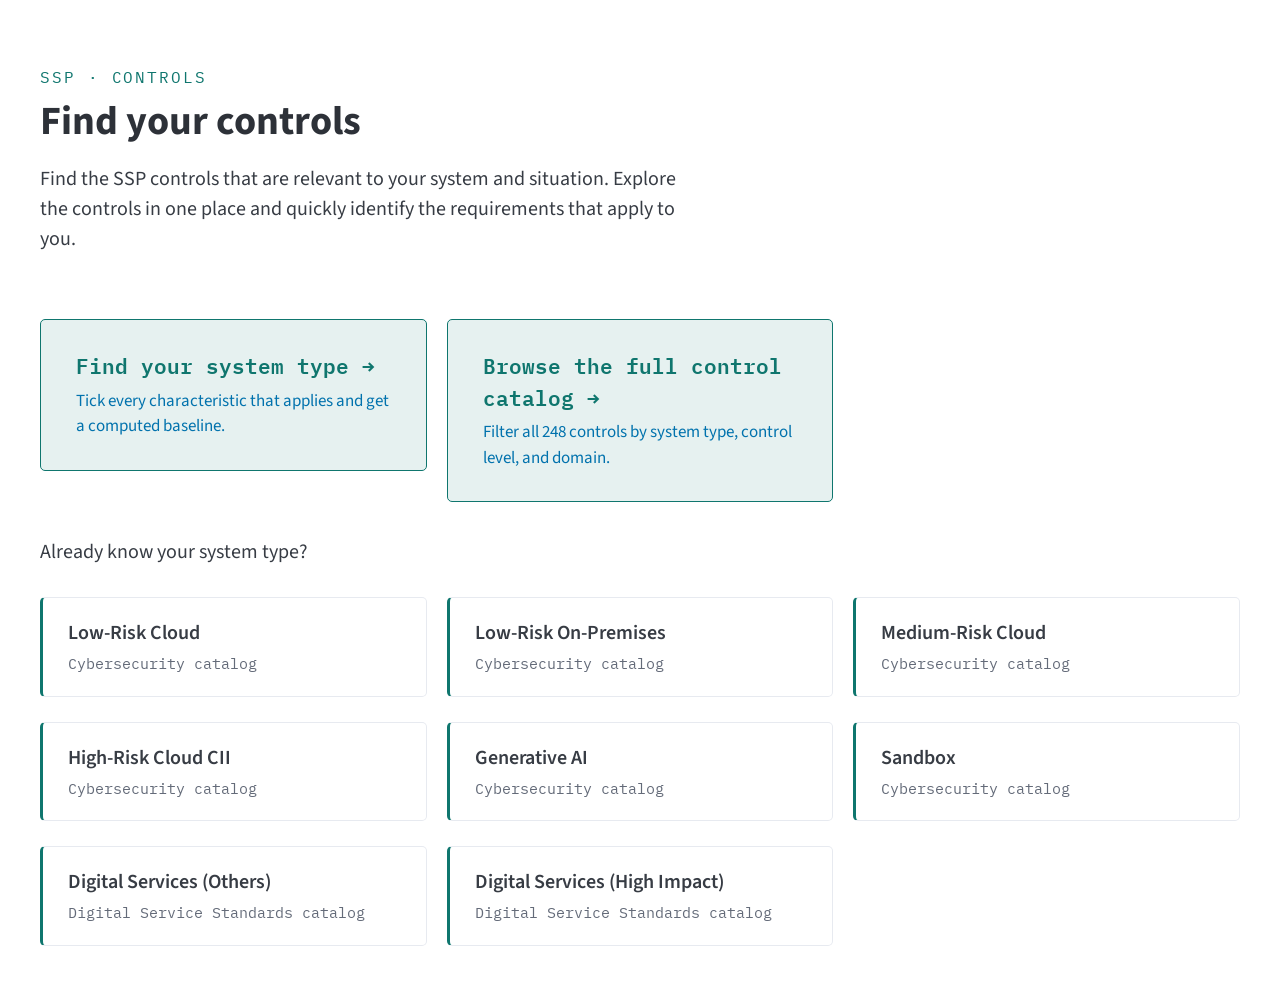
<file: docs/index.html>
<!DOCTYPE html>
<html lang="en">
<head>
<meta charset="UTF-8">
<meta name="viewport" content="width=device-width, initial-scale=1">
<title>SSP Controls</title>
<meta name="description" content="Find which System Security Plan (SSP) controls apply to your system, browse the full control catalog, or read about each of the 8 SSP system types.">
<link rel="icon" type="image/png" href="assets/img/favicon.png">
<link rel="preconnect" href="https://fonts.googleapis.com">
<link rel="preconnect" href="https://fonts.gstatic.com" crossorigin>
<link href="https://fonts.googleapis.com/css2?family=IBM+Plex+Mono:wght@500;600&family=Source+Sans+3:wght@400;600&display=swap" rel="stylesheet">
<link rel="stylesheet" href="assets/css/pico.classless.min.css">
<link rel="stylesheet" href="assets/css/style.css">
</head>
<body>
<main>
  <section class="brief">
    <span class="eyebrow">SSP &middot; Controls</span>
    <h1>Find your controls</h1>
    <p>
      Find the SSP controls that are relevant to your system and situation. Explore the controls in
      one place and quickly identify the requirements that apply to you.
    </p>
  </section>

  <ul class="card-grid">
    <li>
      <a class="nav-card-primary" href="find-your-system-type/">
        <span class="nav-card-title">Find your system type &rarr;</span>
        <span class="nav-card-meta">Tick every characteristic that applies and get a computed baseline.</span>
      </a>
    </li>
    <li>
      <a class="nav-card-primary" href="controls/">
        <span class="nav-card-title">Browse the full control catalog &rarr;</span>
        <span class="nav-card-meta">Filter all 248 controls by system type, control level, and domain.</span>
      </a>
    </li>
  </ul>

  <section>
    <span class="eyebrow">Already know your system type?</span>
    <ul class="card-grid">
      <li><a class="nav-card" href="system-types/low-risk-cloud/"><span class="nav-card-title">Low-Risk Cloud</span><span class="nav-card-meta">Cybersecurity catalog</span></a></li>
      <li><a class="nav-card" href="system-types/low-risk-on-premises/"><span class="nav-card-title">Low-Risk On-Premises</span><span class="nav-card-meta">Cybersecurity catalog</span></a></li>
      <li><a class="nav-card" href="system-types/medium-risk-cloud/"><span class="nav-card-title">Medium-Risk Cloud</span><span class="nav-card-meta">Cybersecurity catalog</span></a></li>
      <li><a class="nav-card" href="system-types/high-risk-cloud/"><span class="nav-card-title">High-Risk Cloud CII</span><span class="nav-card-meta">Cybersecurity catalog</span></a></li>
      <li><a class="nav-card" href="system-types/generative-ai/"><span class="nav-card-title">Generative AI</span><span class="nav-card-meta">Cybersecurity catalog</span></a></li>
      <li><a class="nav-card" href="system-types/sandbox/"><span class="nav-card-title">Sandbox</span><span class="nav-card-meta">Cybersecurity catalog</span></a></li>
      <li><a class="nav-card" href="system-types/digital-services-others/"><span class="nav-card-title">Digital Services (Others)</span><span class="nav-card-meta">Digital Service Standards catalog</span></a></li>
      <li><a class="nav-card" href="system-types/digital-services-high-impact/"><span class="nav-card-title">Digital Services (High Impact)</span><span class="nav-card-meta">Digital Service Standards catalog</span></a></li>
    </ul>
  </section>
</main>
</body>
</html>
</file>
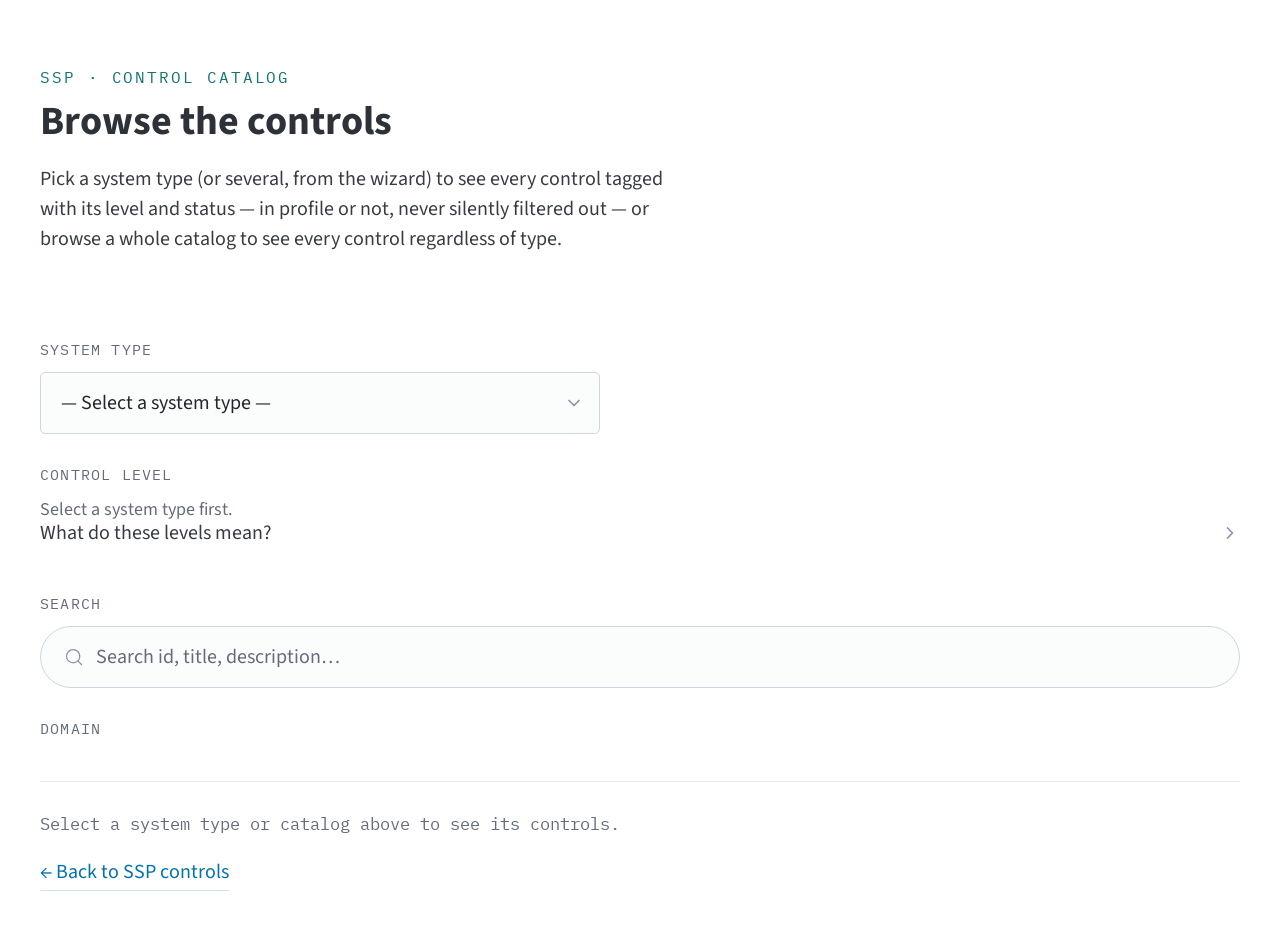
<file: docs/controls/index.html>
<!DOCTYPE html>
<html lang="en">
<head>
<meta charset="UTF-8">
<meta name="viewport" content="width=device-width, initial-scale=1">
<title>Control Catalog &middot; SSP</title>
<meta name="description" content="Browse and filter all 248 SSP controls by system type, control level, and domain.">
<link rel="icon" type="image/png" href="../assets/img/favicon.png">
<link rel="preconnect" href="https://fonts.googleapis.com">
<link rel="preconnect" href="https://fonts.gstatic.com" crossorigin>
<link href="https://fonts.googleapis.com/css2?family=IBM+Plex+Mono:wght@500;600&family=Source+Sans+3:wght@400;600&display=swap" rel="stylesheet">
<link rel="stylesheet" href="../assets/css/pico.classless.min.css">
<link rel="stylesheet" href="../assets/css/style.css">
</head>
<body>
<main>
  <section class="brief">
    <span class="eyebrow">SSP &middot; Control Catalog</span>
    <h1>Browse the controls</h1>
    <p>
      Pick a system type (or several, from the wizard) to see every control tagged with its level
      and status &mdash; in profile or not, never silently filtered out &mdash; or browse a whole
      catalog to see every control regardless of type.
    </p>
  </section>

  <form id="filters" class="filter-bar">
    <fieldset>
      <legend>System type</legend>
      <select id="type-select" name="type">
        <option value="">Loading&hellip;</option>
      </select>
    </fieldset>

    <fieldset>
      <legend>Control level</legend>
      <div id="level-filter" class="check-list"></div>
      <div id="level-legend"></div>
    </fieldset>

    <fieldset>
      <legend>Search</legend>
      <input type="search" id="search-input" name="q" placeholder="Search id, title, description&hellip;" aria-label="Search controls">
    </fieldset>

    <fieldset>
      <legend>Domain</legend>
      <div id="domain-filter" class="check-list domain-grid"></div>
    </fieldset>
  </form>

  <p id="result-count" class="result-count" aria-live="polite"></p>

  <ul id="control-list" class="control-list"></ul>

  <p><a class="source-link" href="../">&larr; Back to SSP controls</a></p>
</main>
<script src="../assets/js/controls.js"></script>
</body>
</html>
</file>
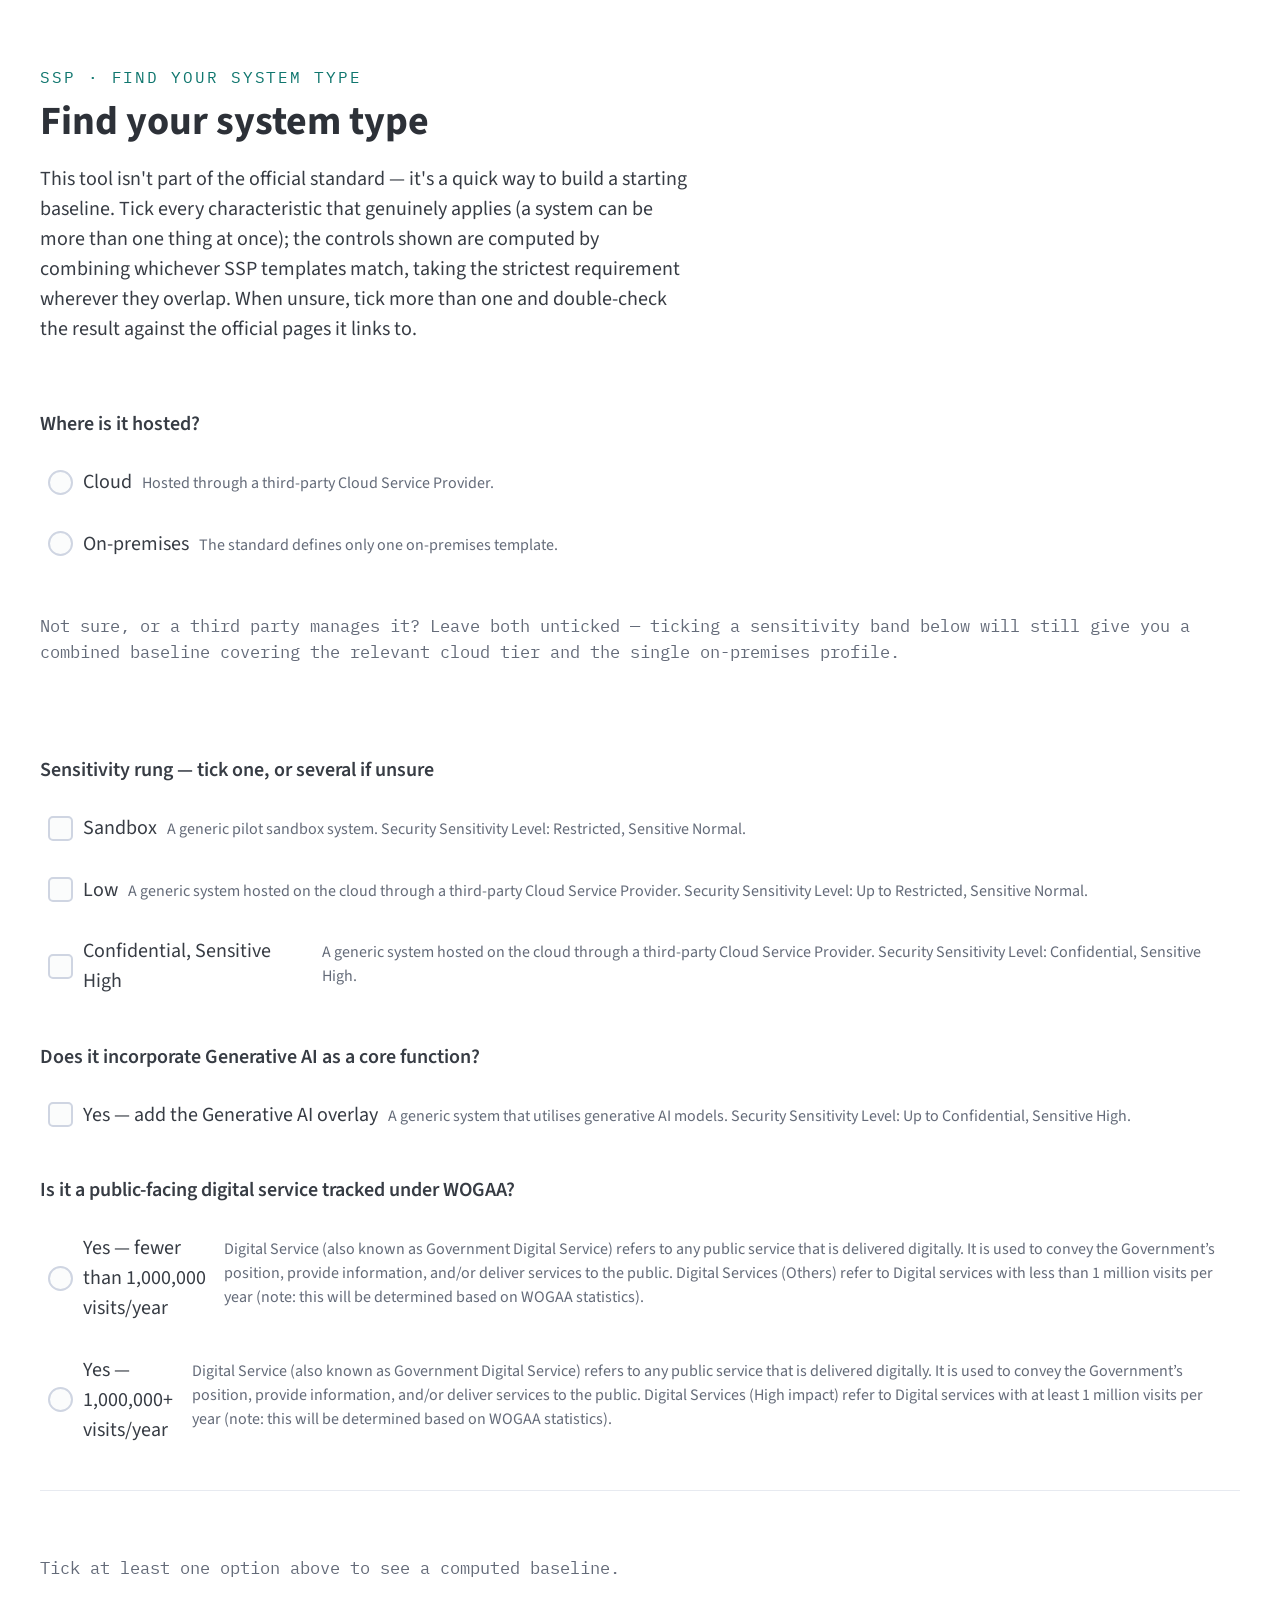
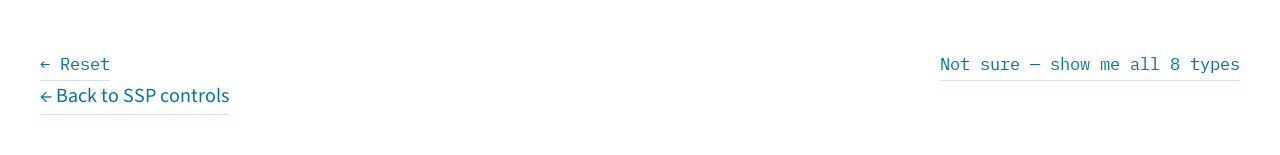
<file: docs/find-your-system-type/index.html>
<!DOCTYPE html>
<html lang="en">
<head>
<meta charset="UTF-8">
<meta name="viewport" content="width=device-width, initial-scale=1">
<title>Find Your System Type &middot; SSP</title>
<meta name="description" content="Tick every characteristic that applies to your system and see the computed baseline of SSP controls.">
<link rel="icon" type="image/png" href="../assets/img/favicon.png">
<link rel="preconnect" href="https://fonts.googleapis.com">
<link rel="preconnect" href="https://fonts.gstatic.com" crossorigin>
<link href="https://fonts.googleapis.com/css2?family=IBM+Plex+Mono:wght@500;600&family=Source+Sans+3:wght@400;600&display=swap" rel="stylesheet">
<link rel="stylesheet" href="../assets/css/pico.classless.min.css">
<link rel="stylesheet" href="../assets/css/style.css">
</head>
<body>
<main>
  <section class="brief">
    <span class="eyebrow">SSP &middot; Find your system type</span>
    <h1>Find your system type</h1>
    <p>
      This tool isn't part of the official standard &mdash; it's a quick way to build a starting
      baseline. Tick every characteristic that genuinely applies (a system can be more than one
      thing at once); the controls shown are computed by combining whichever SSP templates match,
      taking the strictest requirement wherever they overlap. When unsure, tick more than one and
      double-check the result against the official pages it links to.
    </p>
  </section>

  <noscript>
    <p class="placeholder-note">This tool needs JavaScript. <a class="source-link" href="../">Browse all 8 system types instead &rarr;</a></p>
  </noscript>

  <div id="wizard-app"></div>

  <p><a class="source-link" href="../">&larr; Back to SSP controls</a></p>
</main>
<script src="../assets/js/wizard.js"></script>
</body>
</html>
</file>
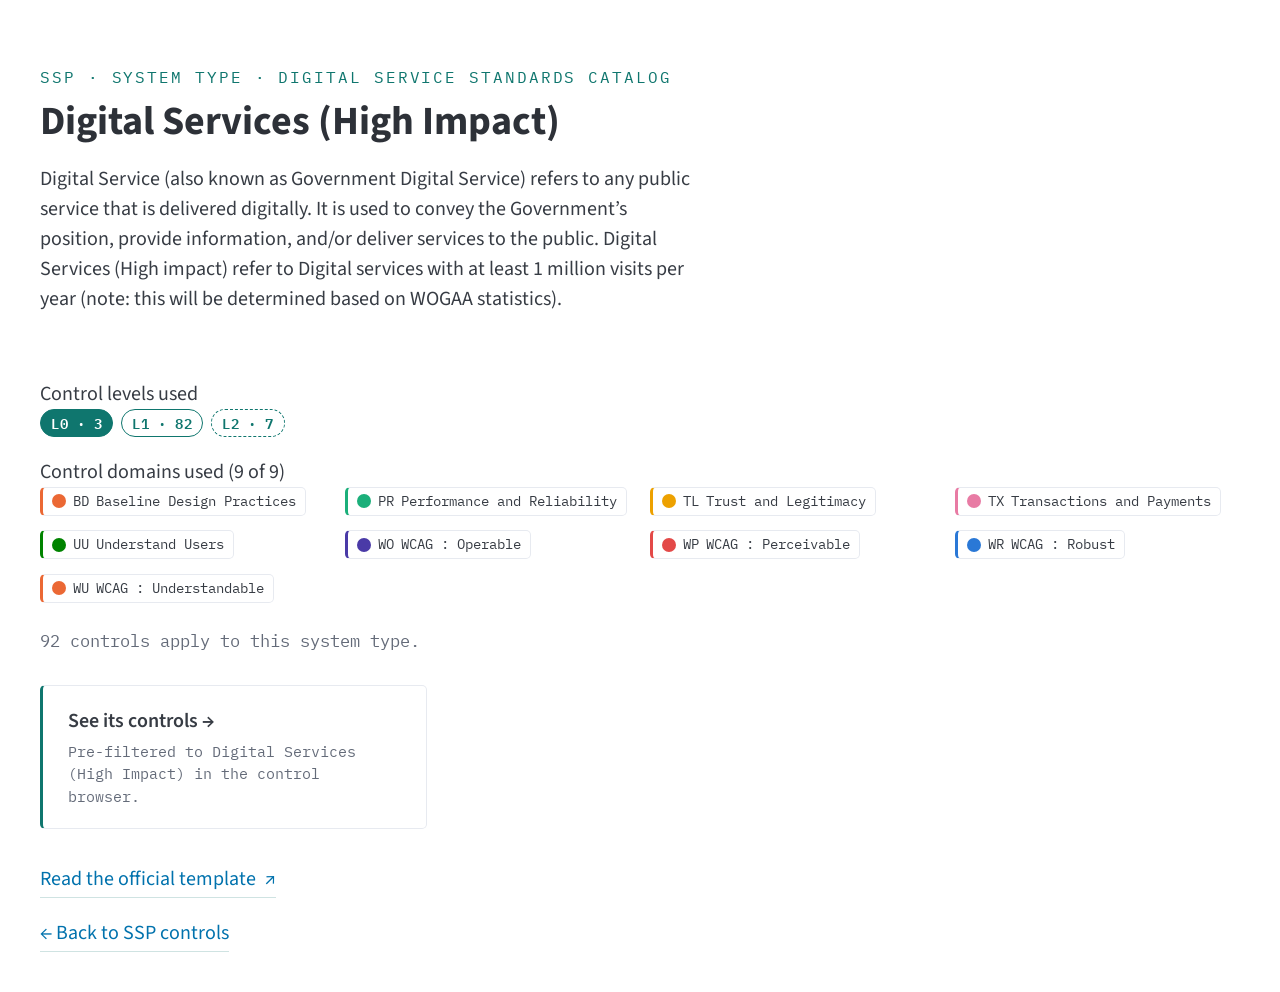
<file: docs/system-types/digital-services-high-impact/index.html>
<!DOCTYPE html>
<html lang="en">
<head>
<meta charset="UTF-8">
<meta name="viewport" content="width=device-width, initial-scale=1">
<title>Digital Services (High Impact) &middot; SSP</title>
<meta name="description" content="Digital Services (High Impact): which SSP controls apply, at which control level, for this system type.">
<link rel="icon" type="image/png" href="../../assets/img/favicon.png">
<link rel="preconnect" href="https://fonts.googleapis.com">
<link rel="preconnect" href="https://fonts.gstatic.com" crossorigin>
<link href="https://fonts.googleapis.com/css2?family=IBM+Plex+Mono:wght@500;600&family=Source+Sans+3:wght@400;600&display=swap" rel="stylesheet">
<link rel="stylesheet" href="../../assets/css/pico.classless.min.css">
<link rel="stylesheet" href="../../assets/css/style.css">
</head>
<body>
<main>
  <section class="brief">
    <span class="eyebrow">SSP &middot; System Type &middot; Digital Service Standards catalog</span>
    <h1>Digital Services (High Impact)</h1>
    <p>Digital Service (also known as Government Digital Service) refers to any public service that is delivered digitally. It is used to convey the Government’s position, provide information, and/or deliver services to the public. Digital Services (High impact) refer to Digital services with at least 1 million visits per year (note: this will be determined based on WOGAA statistics).</p>
  </section>

  <section>
    <span class="eyebrow">Control levels used</span>
    <p class="tag-row"><span class="level-chip" data-level="0">L0 &middot; 3</span><span class="level-chip" data-level="1">L1 &middot; 82</span><span class="level-chip" data-level="2">L2 &middot; 7</span></p>
  </section>

  <section>
    <span class="eyebrow">Control domains used (9 of 9)</span>
    <ul class="check-list domain-grid"><li><span class="domain-tag" data-catalog="dss" style="--tag-color: var(--domain-BD)"><span class="domain-swatch" aria-hidden="true" style="--swatch-color: var(--domain-BD)"></span><span class="domain-code">BD</span> <span class="domain-name">Baseline Design Practices</span></span></li><li><span class="domain-tag" data-catalog="dss" style="--tag-color: var(--domain-PR)"><span class="domain-swatch" aria-hidden="true" style="--swatch-color: var(--domain-PR)"></span><span class="domain-code">PR</span> <span class="domain-name">Performance and Reliability</span></span></li><li><span class="domain-tag" data-catalog="dss" style="--tag-color: var(--domain-TL)"><span class="domain-swatch" aria-hidden="true" style="--swatch-color: var(--domain-TL)"></span><span class="domain-code">TL</span> <span class="domain-name">Trust and Legitimacy</span></span></li><li><span class="domain-tag" data-catalog="dss" style="--tag-color: var(--domain-TX)"><span class="domain-swatch" aria-hidden="true" style="--swatch-color: var(--domain-TX)"></span><span class="domain-code">TX</span> <span class="domain-name">Transactions and Payments</span></span></li><li><span class="domain-tag" data-catalog="dss" style="--tag-color: var(--domain-UU)"><span class="domain-swatch" aria-hidden="true" style="--swatch-color: var(--domain-UU)"></span><span class="domain-code">UU</span> <span class="domain-name">Understand Users</span></span></li><li><span class="domain-tag" data-catalog="dss" style="--tag-color: var(--domain-WO)"><span class="domain-swatch" aria-hidden="true" style="--swatch-color: var(--domain-WO)"></span><span class="domain-code">WO</span> <span class="domain-name">WCAG : Operable</span></span></li><li><span class="domain-tag" data-catalog="dss" style="--tag-color: var(--domain-WP)"><span class="domain-swatch" aria-hidden="true" style="--swatch-color: var(--domain-WP)"></span><span class="domain-code">WP</span> <span class="domain-name">WCAG : Perceivable</span></span></li><li><span class="domain-tag" data-catalog="dss" style="--tag-color: var(--domain-WR)"><span class="domain-swatch" aria-hidden="true" style="--swatch-color: var(--domain-WR)"></span><span class="domain-code">WR</span> <span class="domain-name">WCAG : Robust</span></span></li><li><span class="domain-tag" data-catalog="dss" style="--tag-color: var(--domain-WU)"><span class="domain-swatch" aria-hidden="true" style="--swatch-color: var(--domain-WU)"></span><span class="domain-code">WU</span> <span class="domain-name">WCAG : Understandable</span></span></li></ul>
  </section>

  <p class="result-count">92 controls apply to this system type.</p>

  <ul class="card-grid">
    <li>
      <a class="nav-card" href="../../controls/?type=digital-services-high-impact">
        <span class="nav-card-title">See its controls &rarr;</span>
        <span class="nav-card-meta">Pre-filtered to Digital Services (High Impact) in the control browser.</span>
      </a>
    </li>
  </ul>

  <p>
    <a class="source-link" href="https://info.standards.tech.gov.sg/ssp/digital-services-high-impact/" target="_blank" rel="noopener noreferrer">
      Read the official template <span class="arrow" aria-hidden="true">&#8599;</span>
    </a>
  </p>

  <p><a class="source-link" href="../../">&larr; Back to SSP controls</a></p>
</main>
</body>
</html>
</file>
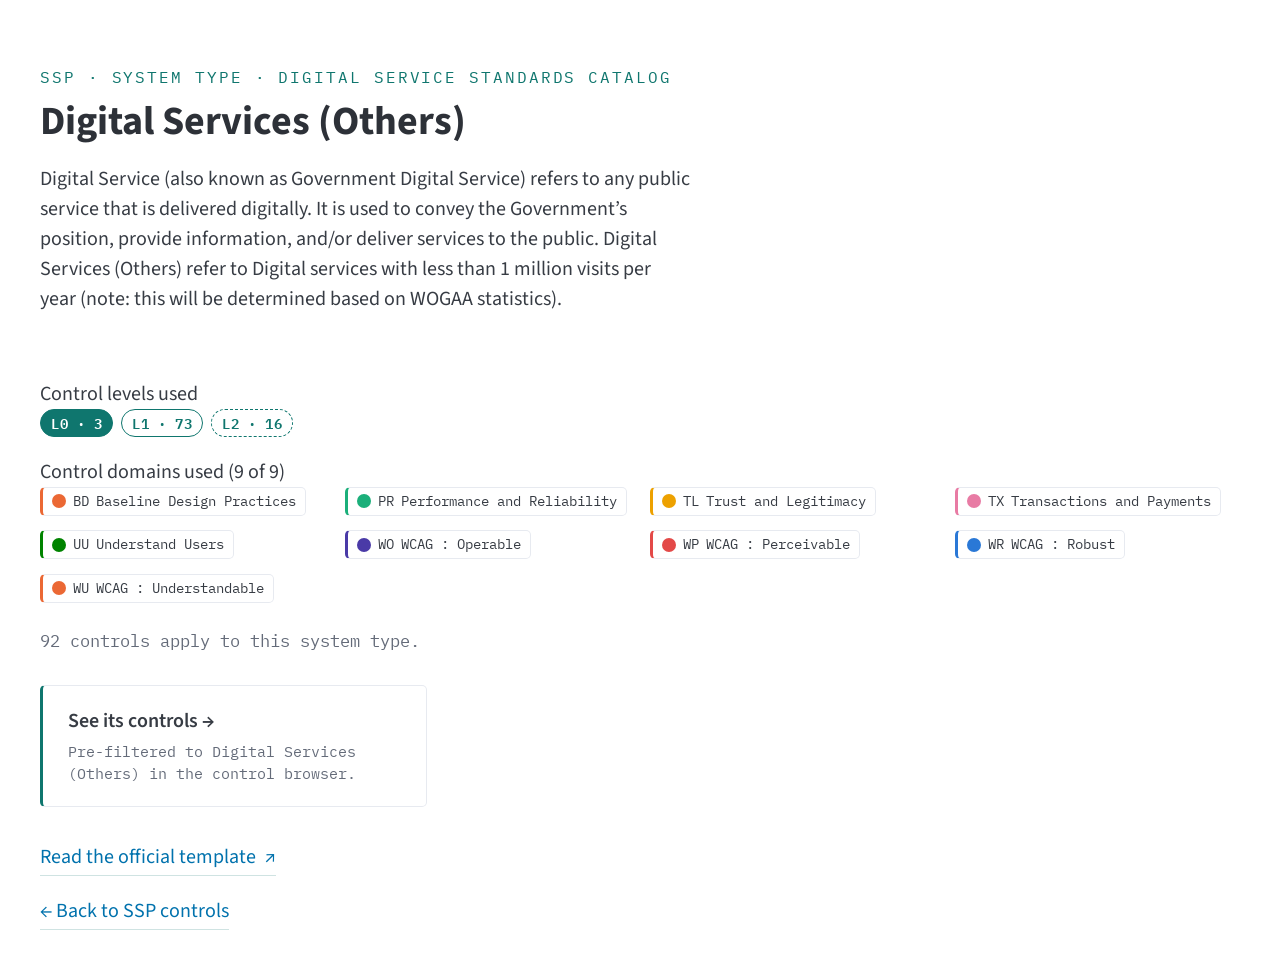
<file: docs/system-types/digital-services-others/index.html>
<!DOCTYPE html>
<html lang="en">
<head>
<meta charset="UTF-8">
<meta name="viewport" content="width=device-width, initial-scale=1">
<title>Digital Services (Others) &middot; SSP</title>
<meta name="description" content="Digital Services (Others): which SSP controls apply, at which control level, for this system type.">
<link rel="icon" type="image/png" href="../../assets/img/favicon.png">
<link rel="preconnect" href="https://fonts.googleapis.com">
<link rel="preconnect" href="https://fonts.gstatic.com" crossorigin>
<link href="https://fonts.googleapis.com/css2?family=IBM+Plex+Mono:wght@500;600&family=Source+Sans+3:wght@400;600&display=swap" rel="stylesheet">
<link rel="stylesheet" href="../../assets/css/pico.classless.min.css">
<link rel="stylesheet" href="../../assets/css/style.css">
</head>
<body>
<main>
  <section class="brief">
    <span class="eyebrow">SSP &middot; System Type &middot; Digital Service Standards catalog</span>
    <h1>Digital Services (Others)</h1>
    <p>Digital Service (also known as Government Digital Service) refers to any public service that is delivered digitally. It is used to convey the Government’s position, provide information, and/or deliver services to the public. Digital Services (Others) refer to Digital services with less than 1 million visits per year (note: this will be determined based on WOGAA statistics).</p>
  </section>

  <section>
    <span class="eyebrow">Control levels used</span>
    <p class="tag-row"><span class="level-chip" data-level="0">L0 &middot; 3</span><span class="level-chip" data-level="1">L1 &middot; 73</span><span class="level-chip" data-level="2">L2 &middot; 16</span></p>
  </section>

  <section>
    <span class="eyebrow">Control domains used (9 of 9)</span>
    <ul class="check-list domain-grid"><li><span class="domain-tag" data-catalog="dss" style="--tag-color: var(--domain-BD)"><span class="domain-swatch" aria-hidden="true" style="--swatch-color: var(--domain-BD)"></span><span class="domain-code">BD</span> <span class="domain-name">Baseline Design Practices</span></span></li><li><span class="domain-tag" data-catalog="dss" style="--tag-color: var(--domain-PR)"><span class="domain-swatch" aria-hidden="true" style="--swatch-color: var(--domain-PR)"></span><span class="domain-code">PR</span> <span class="domain-name">Performance and Reliability</span></span></li><li><span class="domain-tag" data-catalog="dss" style="--tag-color: var(--domain-TL)"><span class="domain-swatch" aria-hidden="true" style="--swatch-color: var(--domain-TL)"></span><span class="domain-code">TL</span> <span class="domain-name">Trust and Legitimacy</span></span></li><li><span class="domain-tag" data-catalog="dss" style="--tag-color: var(--domain-TX)"><span class="domain-swatch" aria-hidden="true" style="--swatch-color: var(--domain-TX)"></span><span class="domain-code">TX</span> <span class="domain-name">Transactions and Payments</span></span></li><li><span class="domain-tag" data-catalog="dss" style="--tag-color: var(--domain-UU)"><span class="domain-swatch" aria-hidden="true" style="--swatch-color: var(--domain-UU)"></span><span class="domain-code">UU</span> <span class="domain-name">Understand Users</span></span></li><li><span class="domain-tag" data-catalog="dss" style="--tag-color: var(--domain-WO)"><span class="domain-swatch" aria-hidden="true" style="--swatch-color: var(--domain-WO)"></span><span class="domain-code">WO</span> <span class="domain-name">WCAG : Operable</span></span></li><li><span class="domain-tag" data-catalog="dss" style="--tag-color: var(--domain-WP)"><span class="domain-swatch" aria-hidden="true" style="--swatch-color: var(--domain-WP)"></span><span class="domain-code">WP</span> <span class="domain-name">WCAG : Perceivable</span></span></li><li><span class="domain-tag" data-catalog="dss" style="--tag-color: var(--domain-WR)"><span class="domain-swatch" aria-hidden="true" style="--swatch-color: var(--domain-WR)"></span><span class="domain-code">WR</span> <span class="domain-name">WCAG : Robust</span></span></li><li><span class="domain-tag" data-catalog="dss" style="--tag-color: var(--domain-WU)"><span class="domain-swatch" aria-hidden="true" style="--swatch-color: var(--domain-WU)"></span><span class="domain-code">WU</span> <span class="domain-name">WCAG : Understandable</span></span></li></ul>
  </section>

  <p class="result-count">92 controls apply to this system type.</p>

  <ul class="card-grid">
    <li>
      <a class="nav-card" href="../../controls/?type=digital-services-others">
        <span class="nav-card-title">See its controls &rarr;</span>
        <span class="nav-card-meta">Pre-filtered to Digital Services (Others) in the control browser.</span>
      </a>
    </li>
  </ul>

  <p>
    <a class="source-link" href="https://info.standards.tech.gov.sg/ssp/digital-services-others/" target="_blank" rel="noopener noreferrer">
      Read the official template <span class="arrow" aria-hidden="true">&#8599;</span>
    </a>
  </p>

  <p><a class="source-link" href="../../">&larr; Back to SSP controls</a></p>
</main>
</body>
</html>
</file>
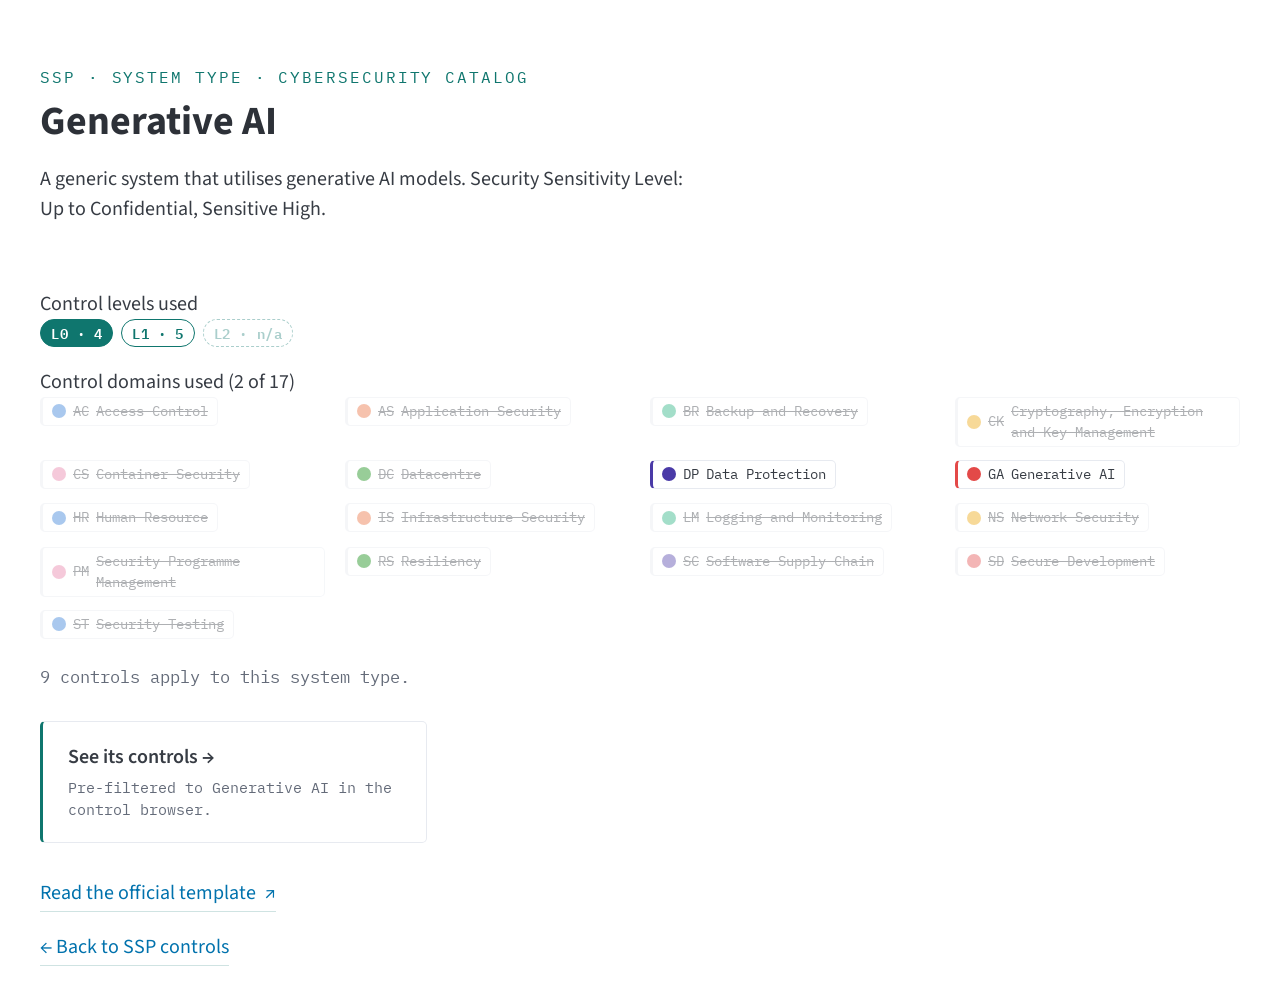
<file: docs/system-types/generative-ai/index.html>
<!DOCTYPE html>
<html lang="en">
<head>
<meta charset="UTF-8">
<meta name="viewport" content="width=device-width, initial-scale=1">
<title>Generative AI &middot; SSP</title>
<meta name="description" content="Generative AI: which SSP controls apply, at which control level, for this system type.">
<link rel="icon" type="image/png" href="../../assets/img/favicon.png">
<link rel="preconnect" href="https://fonts.googleapis.com">
<link rel="preconnect" href="https://fonts.gstatic.com" crossorigin>
<link href="https://fonts.googleapis.com/css2?family=IBM+Plex+Mono:wght@500;600&family=Source+Sans+3:wght@400;600&display=swap" rel="stylesheet">
<link rel="stylesheet" href="../../assets/css/pico.classless.min.css">
<link rel="stylesheet" href="../../assets/css/style.css">
</head>
<body>
<main>
  <section class="brief">
    <span class="eyebrow">SSP &middot; System Type &middot; Cybersecurity catalog</span>
    <h1>Generative AI</h1>
    <p>A generic system that utilises generative AI models. Security Sensitivity Level: Up to Confidential, Sensitive High.</p>
  </section>

  <section>
    <span class="eyebrow">Control levels used</span>
    <p class="tag-row"><span class="level-chip" data-level="0">L0 &middot; 4</span><span class="level-chip" data-level="1">L1 &middot; 5</span><span class="level-chip is-unavailable" data-level="2" title="Level 2 does not apply to Generative AI">L2 &middot; n/a</span></p>
  </section>

  <section>
    <span class="eyebrow">Control domains used (2 of 17)</span>
    <ul class="check-list domain-grid"><li><span class="domain-tag is-unavailable" data-catalog="cybersecurity" title="Not used by Generative AI"><span class="domain-swatch" aria-hidden="true" style="--swatch-color: var(--domain-AC)"></span><span class="domain-code">AC</span> <span class="domain-name">Access Control</span></span></li><li><span class="domain-tag is-unavailable" data-catalog="cybersecurity" title="Not used by Generative AI"><span class="domain-swatch" aria-hidden="true" style="--swatch-color: var(--domain-AS)"></span><span class="domain-code">AS</span> <span class="domain-name">Application Security</span></span></li><li><span class="domain-tag is-unavailable" data-catalog="cybersecurity" title="Not used by Generative AI"><span class="domain-swatch" aria-hidden="true" style="--swatch-color: var(--domain-BR)"></span><span class="domain-code">BR</span> <span class="domain-name">Backup and Recovery</span></span></li><li><span class="domain-tag is-unavailable" data-catalog="cybersecurity" title="Not used by Generative AI"><span class="domain-swatch" aria-hidden="true" style="--swatch-color: var(--domain-CK)"></span><span class="domain-code">CK</span> <span class="domain-name">Cryptography, Encryption and Key Management</span></span></li><li><span class="domain-tag is-unavailable" data-catalog="cybersecurity" title="Not used by Generative AI"><span class="domain-swatch" aria-hidden="true" style="--swatch-color: var(--domain-CS)"></span><span class="domain-code">CS</span> <span class="domain-name">Container Security</span></span></li><li><span class="domain-tag is-unavailable" data-catalog="cybersecurity" title="Not used by Generative AI"><span class="domain-swatch" aria-hidden="true" style="--swatch-color: var(--domain-DC)"></span><span class="domain-code">DC</span> <span class="domain-name">Datacentre</span></span></li><li><span class="domain-tag" data-catalog="cybersecurity" style="--tag-color: var(--domain-DP)"><span class="domain-swatch" aria-hidden="true" style="--swatch-color: var(--domain-DP)"></span><span class="domain-code">DP</span> <span class="domain-name">Data Protection</span></span></li><li><span class="domain-tag" data-catalog="cybersecurity" style="--tag-color: var(--domain-GA)"><span class="domain-swatch" aria-hidden="true" style="--swatch-color: var(--domain-GA)"></span><span class="domain-code">GA</span> <span class="domain-name">Generative AI</span></span></li><li><span class="domain-tag is-unavailable" data-catalog="cybersecurity" title="Not used by Generative AI"><span class="domain-swatch" aria-hidden="true" style="--swatch-color: var(--domain-HR)"></span><span class="domain-code">HR</span> <span class="domain-name">Human Resource</span></span></li><li><span class="domain-tag is-unavailable" data-catalog="cybersecurity" title="Not used by Generative AI"><span class="domain-swatch" aria-hidden="true" style="--swatch-color: var(--domain-IS)"></span><span class="domain-code">IS</span> <span class="domain-name">Infrastructure Security</span></span></li><li><span class="domain-tag is-unavailable" data-catalog="cybersecurity" title="Not used by Generative AI"><span class="domain-swatch" aria-hidden="true" style="--swatch-color: var(--domain-LM)"></span><span class="domain-code">LM</span> <span class="domain-name">Logging and Monitoring</span></span></li><li><span class="domain-tag is-unavailable" data-catalog="cybersecurity" title="Not used by Generative AI"><span class="domain-swatch" aria-hidden="true" style="--swatch-color: var(--domain-NS)"></span><span class="domain-code">NS</span> <span class="domain-name">Network Security</span></span></li><li><span class="domain-tag is-unavailable" data-catalog="cybersecurity" title="Not used by Generative AI"><span class="domain-swatch" aria-hidden="true" style="--swatch-color: var(--domain-PM)"></span><span class="domain-code">PM</span> <span class="domain-name">Security Programme Management</span></span></li><li><span class="domain-tag is-unavailable" data-catalog="cybersecurity" title="Not used by Generative AI"><span class="domain-swatch" aria-hidden="true" style="--swatch-color: var(--domain-RS)"></span><span class="domain-code">RS</span> <span class="domain-name">Resiliency</span></span></li><li><span class="domain-tag is-unavailable" data-catalog="cybersecurity" title="Not used by Generative AI"><span class="domain-swatch" aria-hidden="true" style="--swatch-color: var(--domain-SC)"></span><span class="domain-code">SC</span> <span class="domain-name">Software Supply Chain</span></span></li><li><span class="domain-tag is-unavailable" data-catalog="cybersecurity" title="Not used by Generative AI"><span class="domain-swatch" aria-hidden="true" style="--swatch-color: var(--domain-SD)"></span><span class="domain-code">SD</span> <span class="domain-name">Secure Development</span></span></li><li><span class="domain-tag is-unavailable" data-catalog="cybersecurity" title="Not used by Generative AI"><span class="domain-swatch" aria-hidden="true" style="--swatch-color: var(--domain-ST)"></span><span class="domain-code">ST</span> <span class="domain-name">Security Testing</span></span></li></ul>
  </section>

  <p class="result-count">9 controls apply to this system type.</p>

  <ul class="card-grid">
    <li>
      <a class="nav-card" href="../../controls/?type=generative-ai">
        <span class="nav-card-title">See its controls &rarr;</span>
        <span class="nav-card-meta">Pre-filtered to Generative AI in the control browser.</span>
      </a>
    </li>
  </ul>

  <p>
    <a class="source-link" href="https://info.standards.tech.gov.sg/ssp/generative-ai/" target="_blank" rel="noopener noreferrer">
      Read the official template <span class="arrow" aria-hidden="true">&#8599;</span>
    </a>
  </p>

  <p><a class="source-link" href="../../">&larr; Back to SSP controls</a></p>
</main>
</body>
</html>
</file>
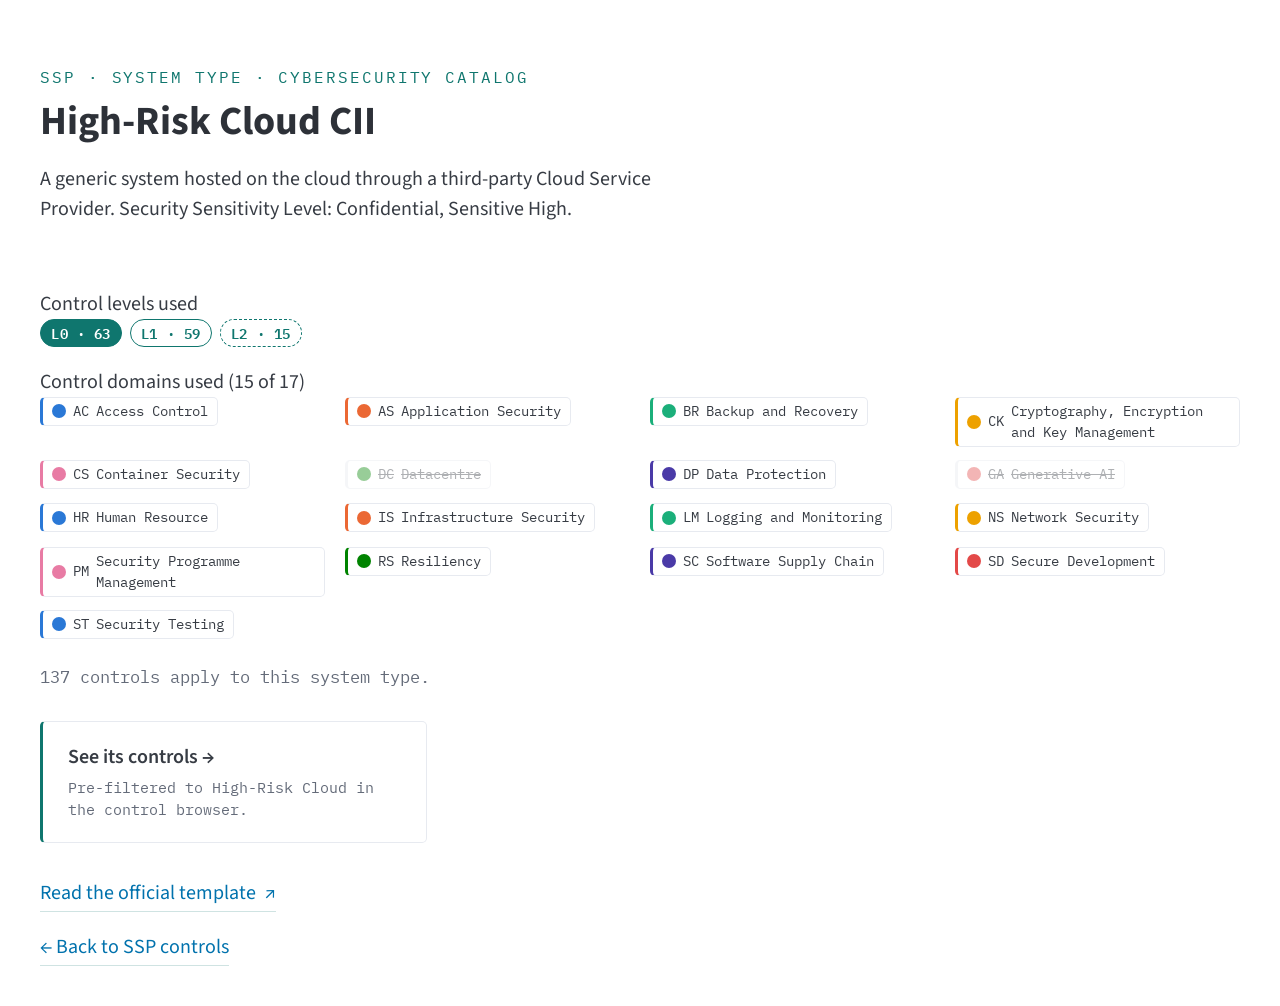
<file: docs/system-types/high-risk-cloud/index.html>
<!DOCTYPE html>
<html lang="en">
<head>
<meta charset="UTF-8">
<meta name="viewport" content="width=device-width, initial-scale=1">
<title>High-Risk Cloud CII &middot; SSP</title>
<meta name="description" content="High-Risk Cloud CII: which SSP controls apply, at which control level, for this system type.">
<link rel="icon" type="image/png" href="../../assets/img/favicon.png">
<link rel="preconnect" href="https://fonts.googleapis.com">
<link rel="preconnect" href="https://fonts.gstatic.com" crossorigin>
<link href="https://fonts.googleapis.com/css2?family=IBM+Plex+Mono:wght@500;600&family=Source+Sans+3:wght@400;600&display=swap" rel="stylesheet">
<link rel="stylesheet" href="../../assets/css/pico.classless.min.css">
<link rel="stylesheet" href="../../assets/css/style.css">
</head>
<body>
<main>
  <section class="brief">
    <span class="eyebrow">SSP &middot; System Type &middot; Cybersecurity catalog</span>
    <h1>High-Risk Cloud CII</h1>
    <p>A generic system hosted on the cloud through a third-party Cloud Service Provider. Security Sensitivity Level: Confidential, Sensitive High.</p>
  </section>

  <section>
    <span class="eyebrow">Control levels used</span>
    <p class="tag-row"><span class="level-chip" data-level="0">L0 &middot; 63</span><span class="level-chip" data-level="1">L1 &middot; 59</span><span class="level-chip" data-level="2">L2 &middot; 15</span></p>
  </section>

  <section>
    <span class="eyebrow">Control domains used (15 of 17)</span>
    <ul class="check-list domain-grid"><li><span class="domain-tag" data-catalog="cybersecurity" style="--tag-color: var(--domain-AC)"><span class="domain-swatch" aria-hidden="true" style="--swatch-color: var(--domain-AC)"></span><span class="domain-code">AC</span> <span class="domain-name">Access Control</span></span></li><li><span class="domain-tag" data-catalog="cybersecurity" style="--tag-color: var(--domain-AS)"><span class="domain-swatch" aria-hidden="true" style="--swatch-color: var(--domain-AS)"></span><span class="domain-code">AS</span> <span class="domain-name">Application Security</span></span></li><li><span class="domain-tag" data-catalog="cybersecurity" style="--tag-color: var(--domain-BR)"><span class="domain-swatch" aria-hidden="true" style="--swatch-color: var(--domain-BR)"></span><span class="domain-code">BR</span> <span class="domain-name">Backup and Recovery</span></span></li><li><span class="domain-tag" data-catalog="cybersecurity" style="--tag-color: var(--domain-CK)"><span class="domain-swatch" aria-hidden="true" style="--swatch-color: var(--domain-CK)"></span><span class="domain-code">CK</span> <span class="domain-name">Cryptography, Encryption and Key Management</span></span></li><li><span class="domain-tag" data-catalog="cybersecurity" style="--tag-color: var(--domain-CS)"><span class="domain-swatch" aria-hidden="true" style="--swatch-color: var(--domain-CS)"></span><span class="domain-code">CS</span> <span class="domain-name">Container Security</span></span></li><li><span class="domain-tag is-unavailable" data-catalog="cybersecurity" title="Not used by High-Risk Cloud CII"><span class="domain-swatch" aria-hidden="true" style="--swatch-color: var(--domain-DC)"></span><span class="domain-code">DC</span> <span class="domain-name">Datacentre</span></span></li><li><span class="domain-tag" data-catalog="cybersecurity" style="--tag-color: var(--domain-DP)"><span class="domain-swatch" aria-hidden="true" style="--swatch-color: var(--domain-DP)"></span><span class="domain-code">DP</span> <span class="domain-name">Data Protection</span></span></li><li><span class="domain-tag is-unavailable" data-catalog="cybersecurity" title="Not used by High-Risk Cloud CII"><span class="domain-swatch" aria-hidden="true" style="--swatch-color: var(--domain-GA)"></span><span class="domain-code">GA</span> <span class="domain-name">Generative AI</span></span></li><li><span class="domain-tag" data-catalog="cybersecurity" style="--tag-color: var(--domain-HR)"><span class="domain-swatch" aria-hidden="true" style="--swatch-color: var(--domain-HR)"></span><span class="domain-code">HR</span> <span class="domain-name">Human Resource</span></span></li><li><span class="domain-tag" data-catalog="cybersecurity" style="--tag-color: var(--domain-IS)"><span class="domain-swatch" aria-hidden="true" style="--swatch-color: var(--domain-IS)"></span><span class="domain-code">IS</span> <span class="domain-name">Infrastructure Security</span></span></li><li><span class="domain-tag" data-catalog="cybersecurity" style="--tag-color: var(--domain-LM)"><span class="domain-swatch" aria-hidden="true" style="--swatch-color: var(--domain-LM)"></span><span class="domain-code">LM</span> <span class="domain-name">Logging and Monitoring</span></span></li><li><span class="domain-tag" data-catalog="cybersecurity" style="--tag-color: var(--domain-NS)"><span class="domain-swatch" aria-hidden="true" style="--swatch-color: var(--domain-NS)"></span><span class="domain-code">NS</span> <span class="domain-name">Network Security</span></span></li><li><span class="domain-tag" data-catalog="cybersecurity" style="--tag-color: var(--domain-PM)"><span class="domain-swatch" aria-hidden="true" style="--swatch-color: var(--domain-PM)"></span><span class="domain-code">PM</span> <span class="domain-name">Security Programme Management</span></span></li><li><span class="domain-tag" data-catalog="cybersecurity" style="--tag-color: var(--domain-RS)"><span class="domain-swatch" aria-hidden="true" style="--swatch-color: var(--domain-RS)"></span><span class="domain-code">RS</span> <span class="domain-name">Resiliency</span></span></li><li><span class="domain-tag" data-catalog="cybersecurity" style="--tag-color: var(--domain-SC)"><span class="domain-swatch" aria-hidden="true" style="--swatch-color: var(--domain-SC)"></span><span class="domain-code">SC</span> <span class="domain-name">Software Supply Chain</span></span></li><li><span class="domain-tag" data-catalog="cybersecurity" style="--tag-color: var(--domain-SD)"><span class="domain-swatch" aria-hidden="true" style="--swatch-color: var(--domain-SD)"></span><span class="domain-code">SD</span> <span class="domain-name">Secure Development</span></span></li><li><span class="domain-tag" data-catalog="cybersecurity" style="--tag-color: var(--domain-ST)"><span class="domain-swatch" aria-hidden="true" style="--swatch-color: var(--domain-ST)"></span><span class="domain-code">ST</span> <span class="domain-name">Security Testing</span></span></li></ul>
  </section>

  <p class="result-count">137 controls apply to this system type.</p>

  <ul class="card-grid">
    <li>
      <a class="nav-card" href="../../controls/?type=high-risk-cloud">
        <span class="nav-card-title">See its controls &rarr;</span>
        <span class="nav-card-meta">Pre-filtered to High-Risk Cloud in the control browser.</span>
      </a>
    </li>
  </ul>

  <p>
    <a class="source-link" href="https://info.standards.tech.gov.sg/ssp/high-risk-cloud/" target="_blank" rel="noopener noreferrer">
      Read the official template <span class="arrow" aria-hidden="true">&#8599;</span>
    </a>
  </p>

  <p><a class="source-link" href="../../">&larr; Back to SSP controls</a></p>
</main>
</body>
</html>
</file>
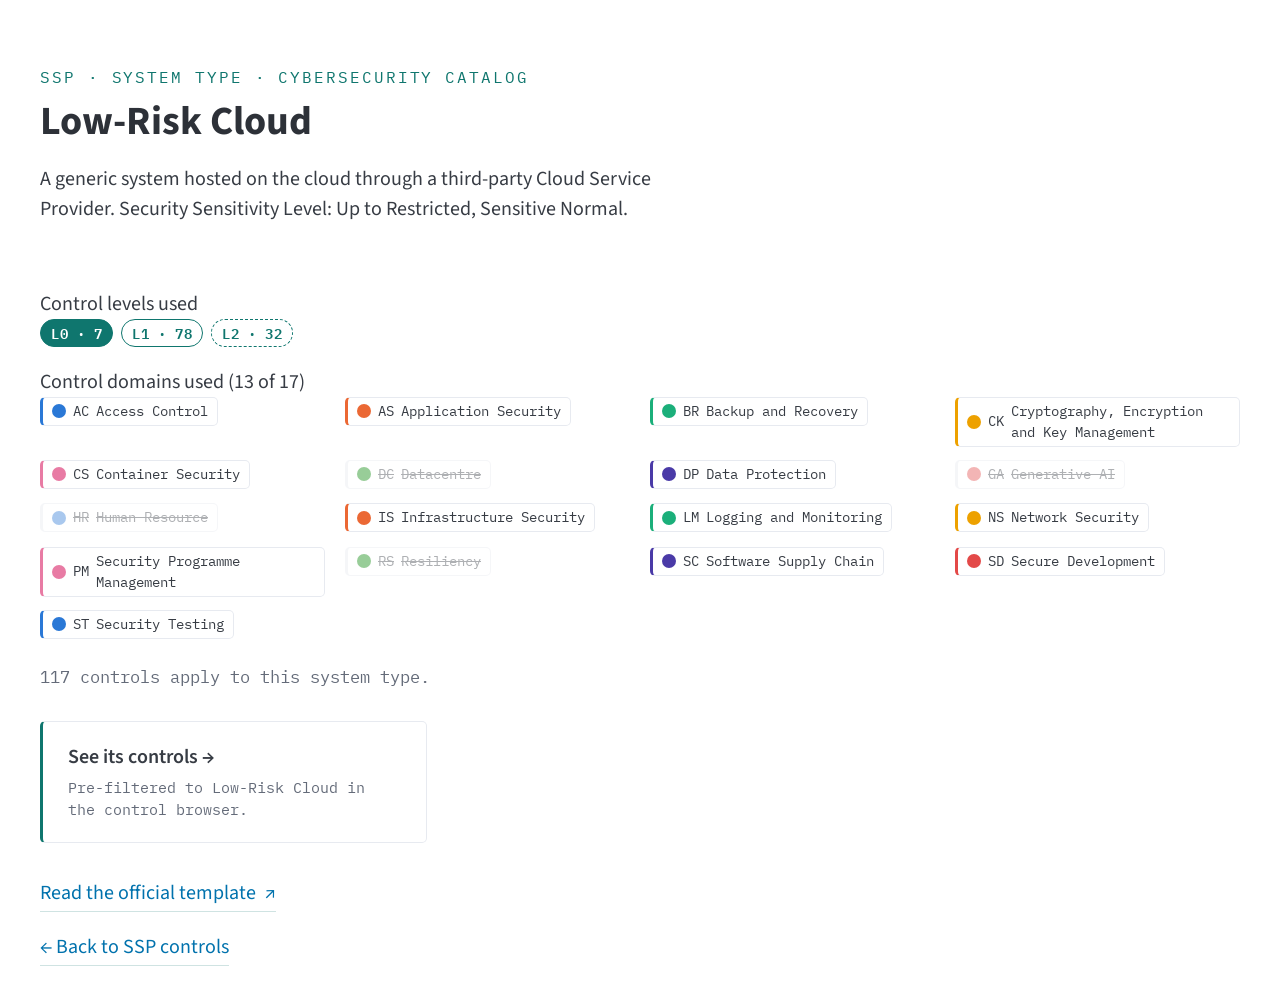
<file: docs/system-types/low-risk-cloud/index.html>
<!DOCTYPE html>
<html lang="en">
<head>
<meta charset="UTF-8">
<meta name="viewport" content="width=device-width, initial-scale=1">
<title>Low-Risk Cloud &middot; SSP</title>
<meta name="description" content="Low-Risk Cloud: which SSP controls apply, at which control level, for this system type.">
<link rel="icon" type="image/png" href="../../assets/img/favicon.png">
<link rel="preconnect" href="https://fonts.googleapis.com">
<link rel="preconnect" href="https://fonts.gstatic.com" crossorigin>
<link href="https://fonts.googleapis.com/css2?family=IBM+Plex+Mono:wght@500;600&family=Source+Sans+3:wght@400;600&display=swap" rel="stylesheet">
<link rel="stylesheet" href="../../assets/css/pico.classless.min.css">
<link rel="stylesheet" href="../../assets/css/style.css">
</head>
<body>
<main>
  <section class="brief">
    <span class="eyebrow">SSP &middot; System Type &middot; Cybersecurity catalog</span>
    <h1>Low-Risk Cloud</h1>
    <p>A generic system hosted on the cloud through a third-party Cloud Service Provider. Security Sensitivity Level: Up to Restricted, Sensitive Normal.</p>
  </section>

  <section>
    <span class="eyebrow">Control levels used</span>
    <p class="tag-row"><span class="level-chip" data-level="0">L0 &middot; 7</span><span class="level-chip" data-level="1">L1 &middot; 78</span><span class="level-chip" data-level="2">L2 &middot; 32</span></p>
  </section>

  <section>
    <span class="eyebrow">Control domains used (13 of 17)</span>
    <ul class="check-list domain-grid"><li><span class="domain-tag" data-catalog="cybersecurity" style="--tag-color: var(--domain-AC)"><span class="domain-swatch" aria-hidden="true" style="--swatch-color: var(--domain-AC)"></span><span class="domain-code">AC</span> <span class="domain-name">Access Control</span></span></li><li><span class="domain-tag" data-catalog="cybersecurity" style="--tag-color: var(--domain-AS)"><span class="domain-swatch" aria-hidden="true" style="--swatch-color: var(--domain-AS)"></span><span class="domain-code">AS</span> <span class="domain-name">Application Security</span></span></li><li><span class="domain-tag" data-catalog="cybersecurity" style="--tag-color: var(--domain-BR)"><span class="domain-swatch" aria-hidden="true" style="--swatch-color: var(--domain-BR)"></span><span class="domain-code">BR</span> <span class="domain-name">Backup and Recovery</span></span></li><li><span class="domain-tag" data-catalog="cybersecurity" style="--tag-color: var(--domain-CK)"><span class="domain-swatch" aria-hidden="true" style="--swatch-color: var(--domain-CK)"></span><span class="domain-code">CK</span> <span class="domain-name">Cryptography, Encryption and Key Management</span></span></li><li><span class="domain-tag" data-catalog="cybersecurity" style="--tag-color: var(--domain-CS)"><span class="domain-swatch" aria-hidden="true" style="--swatch-color: var(--domain-CS)"></span><span class="domain-code">CS</span> <span class="domain-name">Container Security</span></span></li><li><span class="domain-tag is-unavailable" data-catalog="cybersecurity" title="Not used by Low-Risk Cloud"><span class="domain-swatch" aria-hidden="true" style="--swatch-color: var(--domain-DC)"></span><span class="domain-code">DC</span> <span class="domain-name">Datacentre</span></span></li><li><span class="domain-tag" data-catalog="cybersecurity" style="--tag-color: var(--domain-DP)"><span class="domain-swatch" aria-hidden="true" style="--swatch-color: var(--domain-DP)"></span><span class="domain-code">DP</span> <span class="domain-name">Data Protection</span></span></li><li><span class="domain-tag is-unavailable" data-catalog="cybersecurity" title="Not used by Low-Risk Cloud"><span class="domain-swatch" aria-hidden="true" style="--swatch-color: var(--domain-GA)"></span><span class="domain-code">GA</span> <span class="domain-name">Generative AI</span></span></li><li><span class="domain-tag is-unavailable" data-catalog="cybersecurity" title="Not used by Low-Risk Cloud"><span class="domain-swatch" aria-hidden="true" style="--swatch-color: var(--domain-HR)"></span><span class="domain-code">HR</span> <span class="domain-name">Human Resource</span></span></li><li><span class="domain-tag" data-catalog="cybersecurity" style="--tag-color: var(--domain-IS)"><span class="domain-swatch" aria-hidden="true" style="--swatch-color: var(--domain-IS)"></span><span class="domain-code">IS</span> <span class="domain-name">Infrastructure Security</span></span></li><li><span class="domain-tag" data-catalog="cybersecurity" style="--tag-color: var(--domain-LM)"><span class="domain-swatch" aria-hidden="true" style="--swatch-color: var(--domain-LM)"></span><span class="domain-code">LM</span> <span class="domain-name">Logging and Monitoring</span></span></li><li><span class="domain-tag" data-catalog="cybersecurity" style="--tag-color: var(--domain-NS)"><span class="domain-swatch" aria-hidden="true" style="--swatch-color: var(--domain-NS)"></span><span class="domain-code">NS</span> <span class="domain-name">Network Security</span></span></li><li><span class="domain-tag" data-catalog="cybersecurity" style="--tag-color: var(--domain-PM)"><span class="domain-swatch" aria-hidden="true" style="--swatch-color: var(--domain-PM)"></span><span class="domain-code">PM</span> <span class="domain-name">Security Programme Management</span></span></li><li><span class="domain-tag is-unavailable" data-catalog="cybersecurity" title="Not used by Low-Risk Cloud"><span class="domain-swatch" aria-hidden="true" style="--swatch-color: var(--domain-RS)"></span><span class="domain-code">RS</span> <span class="domain-name">Resiliency</span></span></li><li><span class="domain-tag" data-catalog="cybersecurity" style="--tag-color: var(--domain-SC)"><span class="domain-swatch" aria-hidden="true" style="--swatch-color: var(--domain-SC)"></span><span class="domain-code">SC</span> <span class="domain-name">Software Supply Chain</span></span></li><li><span class="domain-tag" data-catalog="cybersecurity" style="--tag-color: var(--domain-SD)"><span class="domain-swatch" aria-hidden="true" style="--swatch-color: var(--domain-SD)"></span><span class="domain-code">SD</span> <span class="domain-name">Secure Development</span></span></li><li><span class="domain-tag" data-catalog="cybersecurity" style="--tag-color: var(--domain-ST)"><span class="domain-swatch" aria-hidden="true" style="--swatch-color: var(--domain-ST)"></span><span class="domain-code">ST</span> <span class="domain-name">Security Testing</span></span></li></ul>
  </section>

  <p class="result-count">117 controls apply to this system type.</p>

  <ul class="card-grid">
    <li>
      <a class="nav-card" href="../../controls/?type=low-risk-cloud">
        <span class="nav-card-title">See its controls &rarr;</span>
        <span class="nav-card-meta">Pre-filtered to Low-Risk Cloud in the control browser.</span>
      </a>
    </li>
  </ul>

  <p>
    <a class="source-link" href="https://info.standards.tech.gov.sg/ssp/low-risk-cloud/" target="_blank" rel="noopener noreferrer">
      Read the official template <span class="arrow" aria-hidden="true">&#8599;</span>
    </a>
  </p>

  <p><a class="source-link" href="../../">&larr; Back to SSP controls</a></p>
</main>
</body>
</html>
</file>
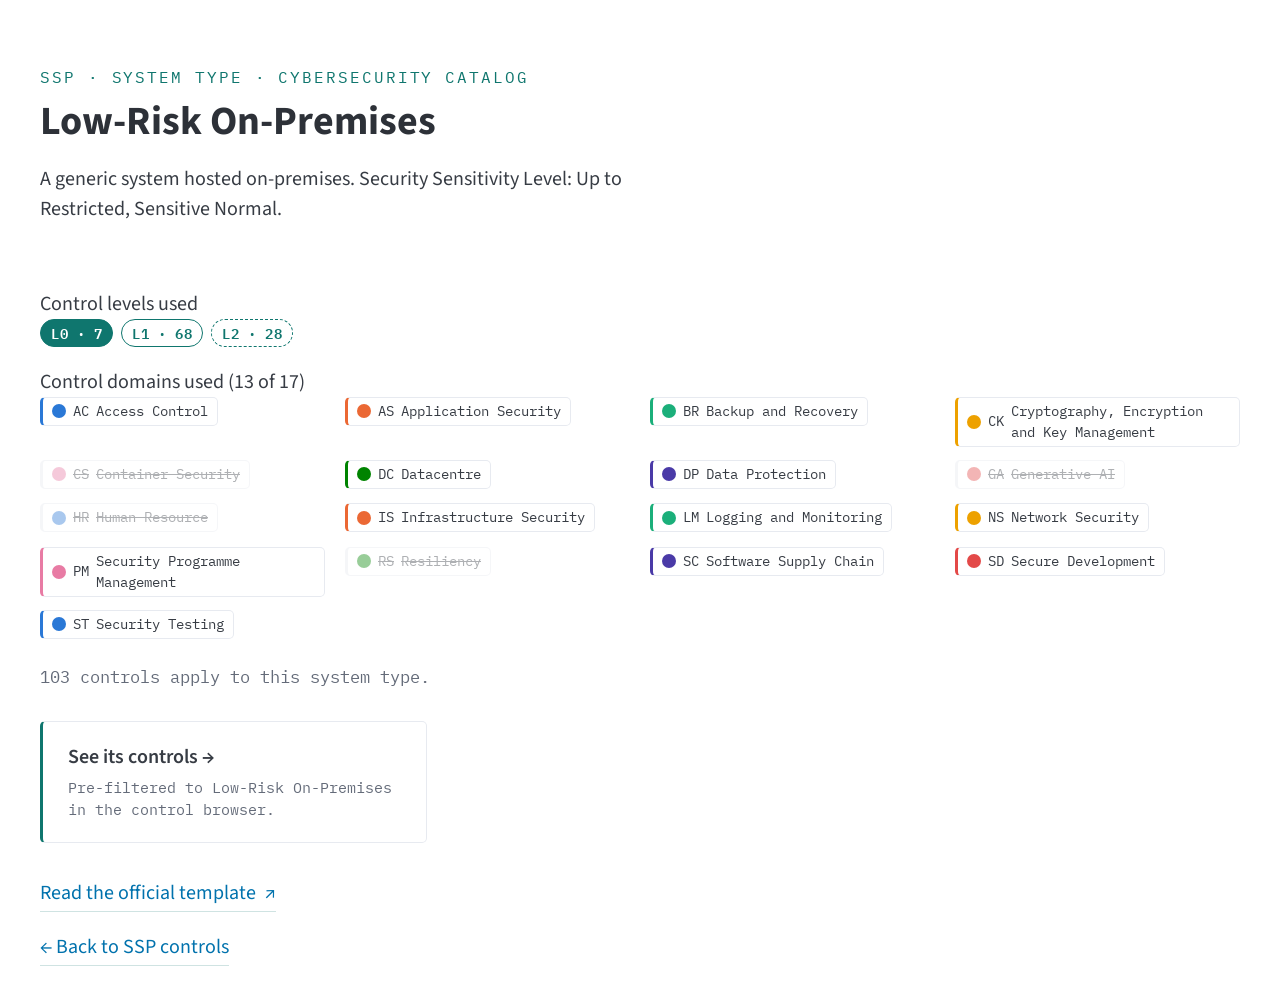
<file: docs/system-types/low-risk-on-premises/index.html>
<!DOCTYPE html>
<html lang="en">
<head>
<meta charset="UTF-8">
<meta name="viewport" content="width=device-width, initial-scale=1">
<title>Low-Risk On-Premises &middot; SSP</title>
<meta name="description" content="Low-Risk On-Premises: which SSP controls apply, at which control level, for this system type.">
<link rel="icon" type="image/png" href="../../assets/img/favicon.png">
<link rel="preconnect" href="https://fonts.googleapis.com">
<link rel="preconnect" href="https://fonts.gstatic.com" crossorigin>
<link href="https://fonts.googleapis.com/css2?family=IBM+Plex+Mono:wght@500;600&family=Source+Sans+3:wght@400;600&display=swap" rel="stylesheet">
<link rel="stylesheet" href="../../assets/css/pico.classless.min.css">
<link rel="stylesheet" href="../../assets/css/style.css">
</head>
<body>
<main>
  <section class="brief">
    <span class="eyebrow">SSP &middot; System Type &middot; Cybersecurity catalog</span>
    <h1>Low-Risk On-Premises</h1>
    <p>A generic system hosted on-premises. Security Sensitivity Level: Up to Restricted, Sensitive Normal.</p>
  </section>

  <section>
    <span class="eyebrow">Control levels used</span>
    <p class="tag-row"><span class="level-chip" data-level="0">L0 &middot; 7</span><span class="level-chip" data-level="1">L1 &middot; 68</span><span class="level-chip" data-level="2">L2 &middot; 28</span></p>
  </section>

  <section>
    <span class="eyebrow">Control domains used (13 of 17)</span>
    <ul class="check-list domain-grid"><li><span class="domain-tag" data-catalog="cybersecurity" style="--tag-color: var(--domain-AC)"><span class="domain-swatch" aria-hidden="true" style="--swatch-color: var(--domain-AC)"></span><span class="domain-code">AC</span> <span class="domain-name">Access Control</span></span></li><li><span class="domain-tag" data-catalog="cybersecurity" style="--tag-color: var(--domain-AS)"><span class="domain-swatch" aria-hidden="true" style="--swatch-color: var(--domain-AS)"></span><span class="domain-code">AS</span> <span class="domain-name">Application Security</span></span></li><li><span class="domain-tag" data-catalog="cybersecurity" style="--tag-color: var(--domain-BR)"><span class="domain-swatch" aria-hidden="true" style="--swatch-color: var(--domain-BR)"></span><span class="domain-code">BR</span> <span class="domain-name">Backup and Recovery</span></span></li><li><span class="domain-tag" data-catalog="cybersecurity" style="--tag-color: var(--domain-CK)"><span class="domain-swatch" aria-hidden="true" style="--swatch-color: var(--domain-CK)"></span><span class="domain-code">CK</span> <span class="domain-name">Cryptography, Encryption and Key Management</span></span></li><li><span class="domain-tag is-unavailable" data-catalog="cybersecurity" title="Not used by Low-Risk On-Premises"><span class="domain-swatch" aria-hidden="true" style="--swatch-color: var(--domain-CS)"></span><span class="domain-code">CS</span> <span class="domain-name">Container Security</span></span></li><li><span class="domain-tag" data-catalog="cybersecurity" style="--tag-color: var(--domain-DC)"><span class="domain-swatch" aria-hidden="true" style="--swatch-color: var(--domain-DC)"></span><span class="domain-code">DC</span> <span class="domain-name">Datacentre</span></span></li><li><span class="domain-tag" data-catalog="cybersecurity" style="--tag-color: var(--domain-DP)"><span class="domain-swatch" aria-hidden="true" style="--swatch-color: var(--domain-DP)"></span><span class="domain-code">DP</span> <span class="domain-name">Data Protection</span></span></li><li><span class="domain-tag is-unavailable" data-catalog="cybersecurity" title="Not used by Low-Risk On-Premises"><span class="domain-swatch" aria-hidden="true" style="--swatch-color: var(--domain-GA)"></span><span class="domain-code">GA</span> <span class="domain-name">Generative AI</span></span></li><li><span class="domain-tag is-unavailable" data-catalog="cybersecurity" title="Not used by Low-Risk On-Premises"><span class="domain-swatch" aria-hidden="true" style="--swatch-color: var(--domain-HR)"></span><span class="domain-code">HR</span> <span class="domain-name">Human Resource</span></span></li><li><span class="domain-tag" data-catalog="cybersecurity" style="--tag-color: var(--domain-IS)"><span class="domain-swatch" aria-hidden="true" style="--swatch-color: var(--domain-IS)"></span><span class="domain-code">IS</span> <span class="domain-name">Infrastructure Security</span></span></li><li><span class="domain-tag" data-catalog="cybersecurity" style="--tag-color: var(--domain-LM)"><span class="domain-swatch" aria-hidden="true" style="--swatch-color: var(--domain-LM)"></span><span class="domain-code">LM</span> <span class="domain-name">Logging and Monitoring</span></span></li><li><span class="domain-tag" data-catalog="cybersecurity" style="--tag-color: var(--domain-NS)"><span class="domain-swatch" aria-hidden="true" style="--swatch-color: var(--domain-NS)"></span><span class="domain-code">NS</span> <span class="domain-name">Network Security</span></span></li><li><span class="domain-tag" data-catalog="cybersecurity" style="--tag-color: var(--domain-PM)"><span class="domain-swatch" aria-hidden="true" style="--swatch-color: var(--domain-PM)"></span><span class="domain-code">PM</span> <span class="domain-name">Security Programme Management</span></span></li><li><span class="domain-tag is-unavailable" data-catalog="cybersecurity" title="Not used by Low-Risk On-Premises"><span class="domain-swatch" aria-hidden="true" style="--swatch-color: var(--domain-RS)"></span><span class="domain-code">RS</span> <span class="domain-name">Resiliency</span></span></li><li><span class="domain-tag" data-catalog="cybersecurity" style="--tag-color: var(--domain-SC)"><span class="domain-swatch" aria-hidden="true" style="--swatch-color: var(--domain-SC)"></span><span class="domain-code">SC</span> <span class="domain-name">Software Supply Chain</span></span></li><li><span class="domain-tag" data-catalog="cybersecurity" style="--tag-color: var(--domain-SD)"><span class="domain-swatch" aria-hidden="true" style="--swatch-color: var(--domain-SD)"></span><span class="domain-code">SD</span> <span class="domain-name">Secure Development</span></span></li><li><span class="domain-tag" data-catalog="cybersecurity" style="--tag-color: var(--domain-ST)"><span class="domain-swatch" aria-hidden="true" style="--swatch-color: var(--domain-ST)"></span><span class="domain-code">ST</span> <span class="domain-name">Security Testing</span></span></li></ul>
  </section>

  <p class="result-count">103 controls apply to this system type.</p>

  <ul class="card-grid">
    <li>
      <a class="nav-card" href="../../controls/?type=low-risk-on-premises">
        <span class="nav-card-title">See its controls &rarr;</span>
        <span class="nav-card-meta">Pre-filtered to Low-Risk On-Premises in the control browser.</span>
      </a>
    </li>
  </ul>

  <p>
    <a class="source-link" href="https://info.standards.tech.gov.sg/ssp/low-risk-on-premises/" target="_blank" rel="noopener noreferrer">
      Read the official template <span class="arrow" aria-hidden="true">&#8599;</span>
    </a>
  </p>

  <p><a class="source-link" href="../../">&larr; Back to SSP controls</a></p>
</main>
</body>
</html>
</file>
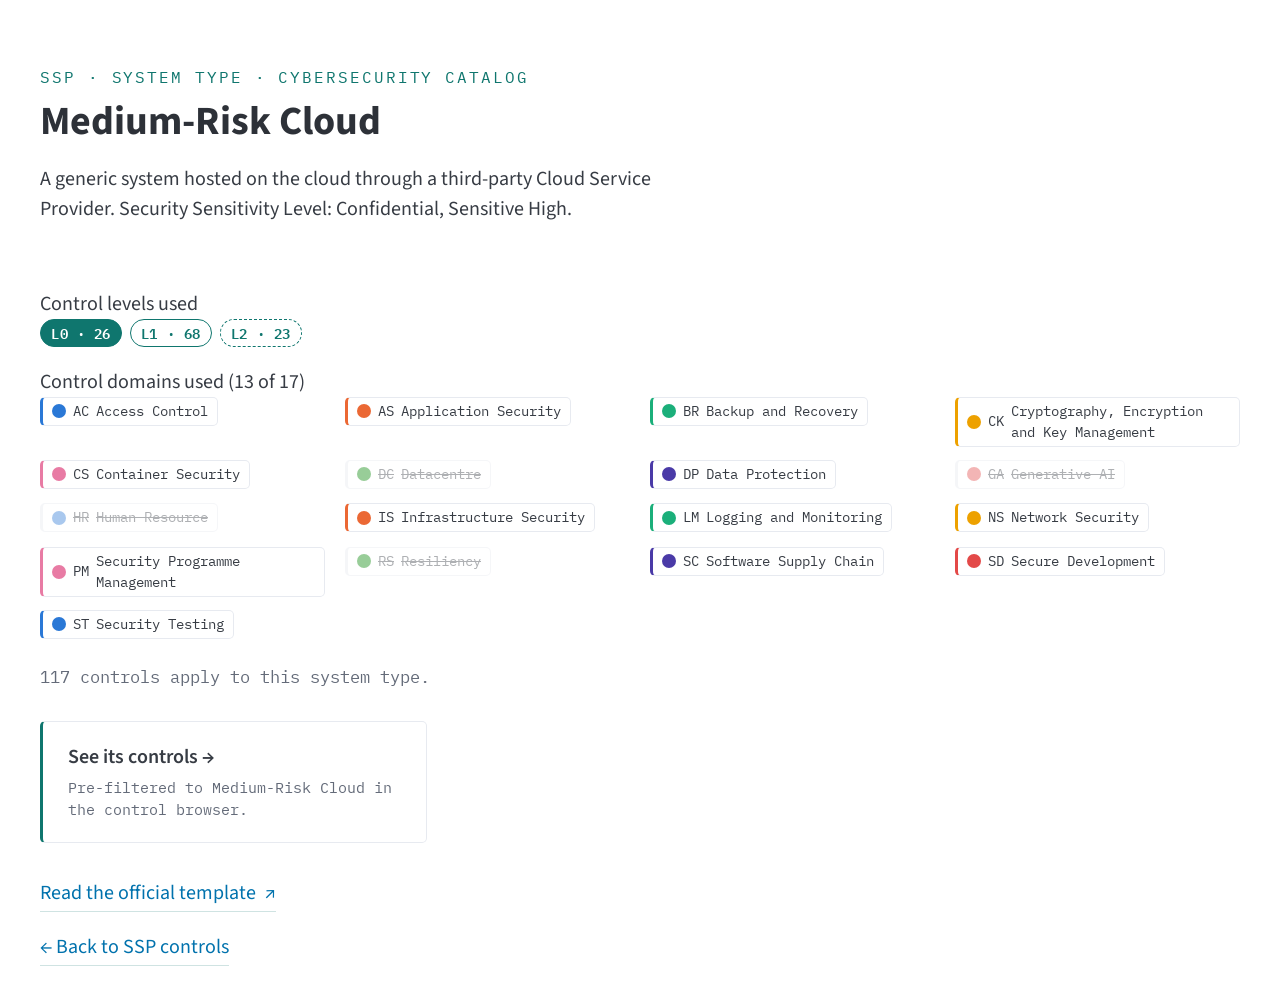
<file: docs/system-types/medium-risk-cloud/index.html>
<!DOCTYPE html>
<html lang="en">
<head>
<meta charset="UTF-8">
<meta name="viewport" content="width=device-width, initial-scale=1">
<title>Medium-Risk Cloud &middot; SSP</title>
<meta name="description" content="Medium-Risk Cloud: which SSP controls apply, at which control level, for this system type.">
<link rel="icon" type="image/png" href="../../assets/img/favicon.png">
<link rel="preconnect" href="https://fonts.googleapis.com">
<link rel="preconnect" href="https://fonts.gstatic.com" crossorigin>
<link href="https://fonts.googleapis.com/css2?family=IBM+Plex+Mono:wght@500;600&family=Source+Sans+3:wght@400;600&display=swap" rel="stylesheet">
<link rel="stylesheet" href="../../assets/css/pico.classless.min.css">
<link rel="stylesheet" href="../../assets/css/style.css">
</head>
<body>
<main>
  <section class="brief">
    <span class="eyebrow">SSP &middot; System Type &middot; Cybersecurity catalog</span>
    <h1>Medium-Risk Cloud</h1>
    <p>A generic system hosted on the cloud through a third-party Cloud Service Provider. Security Sensitivity Level: Confidential, Sensitive High.</p>
  </section>

  <section>
    <span class="eyebrow">Control levels used</span>
    <p class="tag-row"><span class="level-chip" data-level="0">L0 &middot; 26</span><span class="level-chip" data-level="1">L1 &middot; 68</span><span class="level-chip" data-level="2">L2 &middot; 23</span></p>
  </section>

  <section>
    <span class="eyebrow">Control domains used (13 of 17)</span>
    <ul class="check-list domain-grid"><li><span class="domain-tag" data-catalog="cybersecurity" style="--tag-color: var(--domain-AC)"><span class="domain-swatch" aria-hidden="true" style="--swatch-color: var(--domain-AC)"></span><span class="domain-code">AC</span> <span class="domain-name">Access Control</span></span></li><li><span class="domain-tag" data-catalog="cybersecurity" style="--tag-color: var(--domain-AS)"><span class="domain-swatch" aria-hidden="true" style="--swatch-color: var(--domain-AS)"></span><span class="domain-code">AS</span> <span class="domain-name">Application Security</span></span></li><li><span class="domain-tag" data-catalog="cybersecurity" style="--tag-color: var(--domain-BR)"><span class="domain-swatch" aria-hidden="true" style="--swatch-color: var(--domain-BR)"></span><span class="domain-code">BR</span> <span class="domain-name">Backup and Recovery</span></span></li><li><span class="domain-tag" data-catalog="cybersecurity" style="--tag-color: var(--domain-CK)"><span class="domain-swatch" aria-hidden="true" style="--swatch-color: var(--domain-CK)"></span><span class="domain-code">CK</span> <span class="domain-name">Cryptography, Encryption and Key Management</span></span></li><li><span class="domain-tag" data-catalog="cybersecurity" style="--tag-color: var(--domain-CS)"><span class="domain-swatch" aria-hidden="true" style="--swatch-color: var(--domain-CS)"></span><span class="domain-code">CS</span> <span class="domain-name">Container Security</span></span></li><li><span class="domain-tag is-unavailable" data-catalog="cybersecurity" title="Not used by Medium-Risk Cloud"><span class="domain-swatch" aria-hidden="true" style="--swatch-color: var(--domain-DC)"></span><span class="domain-code">DC</span> <span class="domain-name">Datacentre</span></span></li><li><span class="domain-tag" data-catalog="cybersecurity" style="--tag-color: var(--domain-DP)"><span class="domain-swatch" aria-hidden="true" style="--swatch-color: var(--domain-DP)"></span><span class="domain-code">DP</span> <span class="domain-name">Data Protection</span></span></li><li><span class="domain-tag is-unavailable" data-catalog="cybersecurity" title="Not used by Medium-Risk Cloud"><span class="domain-swatch" aria-hidden="true" style="--swatch-color: var(--domain-GA)"></span><span class="domain-code">GA</span> <span class="domain-name">Generative AI</span></span></li><li><span class="domain-tag is-unavailable" data-catalog="cybersecurity" title="Not used by Medium-Risk Cloud"><span class="domain-swatch" aria-hidden="true" style="--swatch-color: var(--domain-HR)"></span><span class="domain-code">HR</span> <span class="domain-name">Human Resource</span></span></li><li><span class="domain-tag" data-catalog="cybersecurity" style="--tag-color: var(--domain-IS)"><span class="domain-swatch" aria-hidden="true" style="--swatch-color: var(--domain-IS)"></span><span class="domain-code">IS</span> <span class="domain-name">Infrastructure Security</span></span></li><li><span class="domain-tag" data-catalog="cybersecurity" style="--tag-color: var(--domain-LM)"><span class="domain-swatch" aria-hidden="true" style="--swatch-color: var(--domain-LM)"></span><span class="domain-code">LM</span> <span class="domain-name">Logging and Monitoring</span></span></li><li><span class="domain-tag" data-catalog="cybersecurity" style="--tag-color: var(--domain-NS)"><span class="domain-swatch" aria-hidden="true" style="--swatch-color: var(--domain-NS)"></span><span class="domain-code">NS</span> <span class="domain-name">Network Security</span></span></li><li><span class="domain-tag" data-catalog="cybersecurity" style="--tag-color: var(--domain-PM)"><span class="domain-swatch" aria-hidden="true" style="--swatch-color: var(--domain-PM)"></span><span class="domain-code">PM</span> <span class="domain-name">Security Programme Management</span></span></li><li><span class="domain-tag is-unavailable" data-catalog="cybersecurity" title="Not used by Medium-Risk Cloud"><span class="domain-swatch" aria-hidden="true" style="--swatch-color: var(--domain-RS)"></span><span class="domain-code">RS</span> <span class="domain-name">Resiliency</span></span></li><li><span class="domain-tag" data-catalog="cybersecurity" style="--tag-color: var(--domain-SC)"><span class="domain-swatch" aria-hidden="true" style="--swatch-color: var(--domain-SC)"></span><span class="domain-code">SC</span> <span class="domain-name">Software Supply Chain</span></span></li><li><span class="domain-tag" data-catalog="cybersecurity" style="--tag-color: var(--domain-SD)"><span class="domain-swatch" aria-hidden="true" style="--swatch-color: var(--domain-SD)"></span><span class="domain-code">SD</span> <span class="domain-name">Secure Development</span></span></li><li><span class="domain-tag" data-catalog="cybersecurity" style="--tag-color: var(--domain-ST)"><span class="domain-swatch" aria-hidden="true" style="--swatch-color: var(--domain-ST)"></span><span class="domain-code">ST</span> <span class="domain-name">Security Testing</span></span></li></ul>
  </section>

  <p class="result-count">117 controls apply to this system type.</p>

  <ul class="card-grid">
    <li>
      <a class="nav-card" href="../../controls/?type=medium-risk-cloud">
        <span class="nav-card-title">See its controls &rarr;</span>
        <span class="nav-card-meta">Pre-filtered to Medium-Risk Cloud in the control browser.</span>
      </a>
    </li>
  </ul>

  <p>
    <a class="source-link" href="https://info.standards.tech.gov.sg/ssp/medium-risk-cloud/" target="_blank" rel="noopener noreferrer">
      Read the official template <span class="arrow" aria-hidden="true">&#8599;</span>
    </a>
  </p>

  <p><a class="source-link" href="../../">&larr; Back to SSP controls</a></p>
</main>
</body>
</html>
</file>
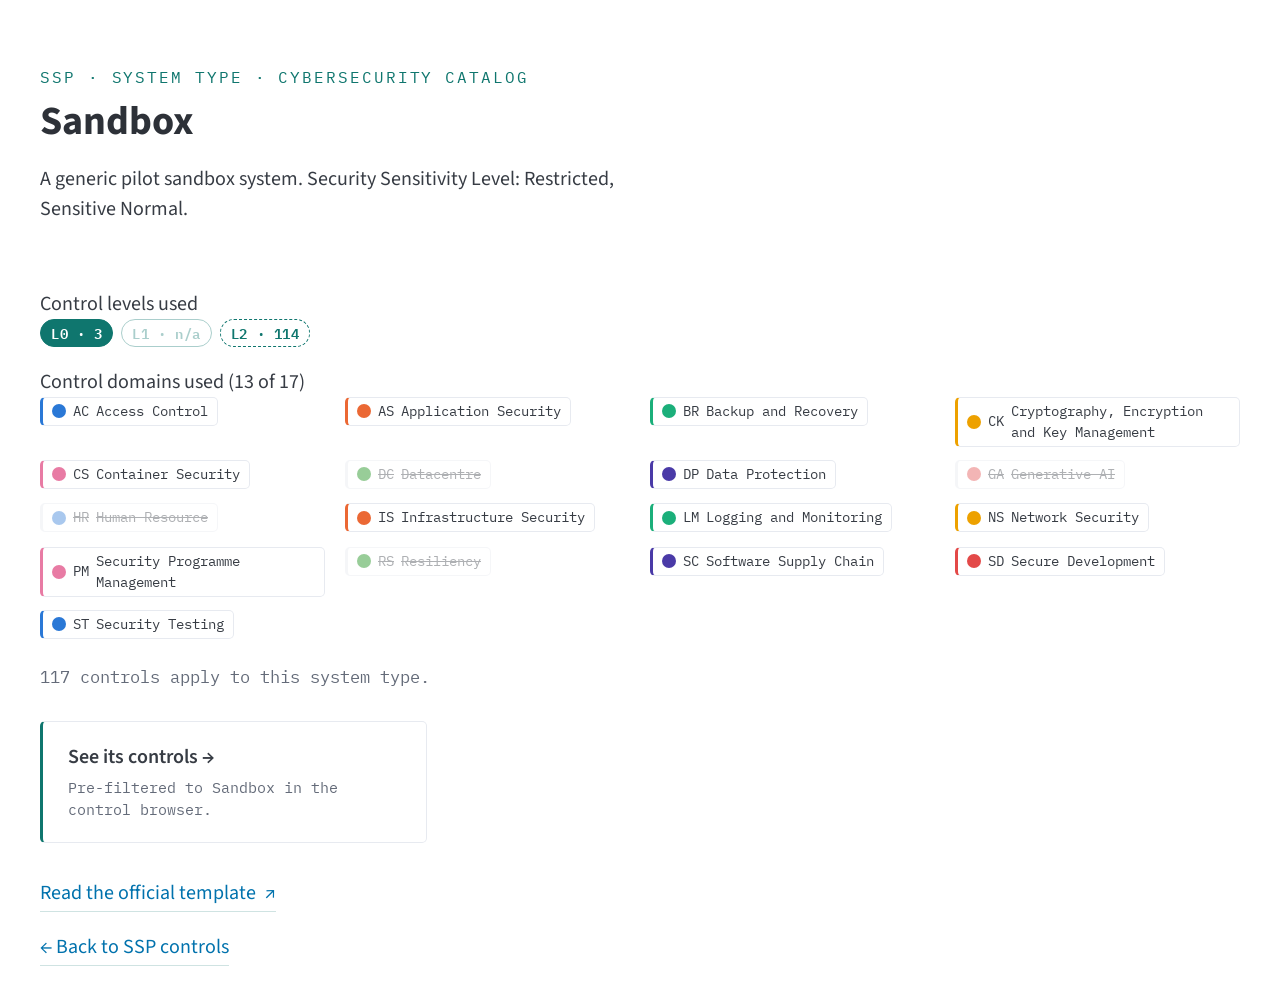
<file: docs/system-types/sandbox/index.html>
<!DOCTYPE html>
<html lang="en">
<head>
<meta charset="UTF-8">
<meta name="viewport" content="width=device-width, initial-scale=1">
<title>Sandbox &middot; SSP</title>
<meta name="description" content="Sandbox: which SSP controls apply, at which control level, for this system type.">
<link rel="icon" type="image/png" href="../../assets/img/favicon.png">
<link rel="preconnect" href="https://fonts.googleapis.com">
<link rel="preconnect" href="https://fonts.gstatic.com" crossorigin>
<link href="https://fonts.googleapis.com/css2?family=IBM+Plex+Mono:wght@500;600&family=Source+Sans+3:wght@400;600&display=swap" rel="stylesheet">
<link rel="stylesheet" href="../../assets/css/pico.classless.min.css">
<link rel="stylesheet" href="../../assets/css/style.css">
</head>
<body>
<main>
  <section class="brief">
    <span class="eyebrow">SSP &middot; System Type &middot; Cybersecurity catalog</span>
    <h1>Sandbox</h1>
    <p>A generic pilot sandbox system. Security Sensitivity Level: Restricted, Sensitive Normal.</p>
  </section>

  <section>
    <span class="eyebrow">Control levels used</span>
    <p class="tag-row"><span class="level-chip" data-level="0">L0 &middot; 3</span><span class="level-chip is-unavailable" data-level="1" title="Level 1 does not apply to Sandbox">L1 &middot; n/a</span><span class="level-chip" data-level="2">L2 &middot; 114</span></p>
  </section>

  <section>
    <span class="eyebrow">Control domains used (13 of 17)</span>
    <ul class="check-list domain-grid"><li><span class="domain-tag" data-catalog="cybersecurity" style="--tag-color: var(--domain-AC)"><span class="domain-swatch" aria-hidden="true" style="--swatch-color: var(--domain-AC)"></span><span class="domain-code">AC</span> <span class="domain-name">Access Control</span></span></li><li><span class="domain-tag" data-catalog="cybersecurity" style="--tag-color: var(--domain-AS)"><span class="domain-swatch" aria-hidden="true" style="--swatch-color: var(--domain-AS)"></span><span class="domain-code">AS</span> <span class="domain-name">Application Security</span></span></li><li><span class="domain-tag" data-catalog="cybersecurity" style="--tag-color: var(--domain-BR)"><span class="domain-swatch" aria-hidden="true" style="--swatch-color: var(--domain-BR)"></span><span class="domain-code">BR</span> <span class="domain-name">Backup and Recovery</span></span></li><li><span class="domain-tag" data-catalog="cybersecurity" style="--tag-color: var(--domain-CK)"><span class="domain-swatch" aria-hidden="true" style="--swatch-color: var(--domain-CK)"></span><span class="domain-code">CK</span> <span class="domain-name">Cryptography, Encryption and Key Management</span></span></li><li><span class="domain-tag" data-catalog="cybersecurity" style="--tag-color: var(--domain-CS)"><span class="domain-swatch" aria-hidden="true" style="--swatch-color: var(--domain-CS)"></span><span class="domain-code">CS</span> <span class="domain-name">Container Security</span></span></li><li><span class="domain-tag is-unavailable" data-catalog="cybersecurity" title="Not used by Sandbox"><span class="domain-swatch" aria-hidden="true" style="--swatch-color: var(--domain-DC)"></span><span class="domain-code">DC</span> <span class="domain-name">Datacentre</span></span></li><li><span class="domain-tag" data-catalog="cybersecurity" style="--tag-color: var(--domain-DP)"><span class="domain-swatch" aria-hidden="true" style="--swatch-color: var(--domain-DP)"></span><span class="domain-code">DP</span> <span class="domain-name">Data Protection</span></span></li><li><span class="domain-tag is-unavailable" data-catalog="cybersecurity" title="Not used by Sandbox"><span class="domain-swatch" aria-hidden="true" style="--swatch-color: var(--domain-GA)"></span><span class="domain-code">GA</span> <span class="domain-name">Generative AI</span></span></li><li><span class="domain-tag is-unavailable" data-catalog="cybersecurity" title="Not used by Sandbox"><span class="domain-swatch" aria-hidden="true" style="--swatch-color: var(--domain-HR)"></span><span class="domain-code">HR</span> <span class="domain-name">Human Resource</span></span></li><li><span class="domain-tag" data-catalog="cybersecurity" style="--tag-color: var(--domain-IS)"><span class="domain-swatch" aria-hidden="true" style="--swatch-color: var(--domain-IS)"></span><span class="domain-code">IS</span> <span class="domain-name">Infrastructure Security</span></span></li><li><span class="domain-tag" data-catalog="cybersecurity" style="--tag-color: var(--domain-LM)"><span class="domain-swatch" aria-hidden="true" style="--swatch-color: var(--domain-LM)"></span><span class="domain-code">LM</span> <span class="domain-name">Logging and Monitoring</span></span></li><li><span class="domain-tag" data-catalog="cybersecurity" style="--tag-color: var(--domain-NS)"><span class="domain-swatch" aria-hidden="true" style="--swatch-color: var(--domain-NS)"></span><span class="domain-code">NS</span> <span class="domain-name">Network Security</span></span></li><li><span class="domain-tag" data-catalog="cybersecurity" style="--tag-color: var(--domain-PM)"><span class="domain-swatch" aria-hidden="true" style="--swatch-color: var(--domain-PM)"></span><span class="domain-code">PM</span> <span class="domain-name">Security Programme Management</span></span></li><li><span class="domain-tag is-unavailable" data-catalog="cybersecurity" title="Not used by Sandbox"><span class="domain-swatch" aria-hidden="true" style="--swatch-color: var(--domain-RS)"></span><span class="domain-code">RS</span> <span class="domain-name">Resiliency</span></span></li><li><span class="domain-tag" data-catalog="cybersecurity" style="--tag-color: var(--domain-SC)"><span class="domain-swatch" aria-hidden="true" style="--swatch-color: var(--domain-SC)"></span><span class="domain-code">SC</span> <span class="domain-name">Software Supply Chain</span></span></li><li><span class="domain-tag" data-catalog="cybersecurity" style="--tag-color: var(--domain-SD)"><span class="domain-swatch" aria-hidden="true" style="--swatch-color: var(--domain-SD)"></span><span class="domain-code">SD</span> <span class="domain-name">Secure Development</span></span></li><li><span class="domain-tag" data-catalog="cybersecurity" style="--tag-color: var(--domain-ST)"><span class="domain-swatch" aria-hidden="true" style="--swatch-color: var(--domain-ST)"></span><span class="domain-code">ST</span> <span class="domain-name">Security Testing</span></span></li></ul>
  </section>

  <p class="result-count">117 controls apply to this system type.</p>

  <ul class="card-grid">
    <li>
      <a class="nav-card" href="../../controls/?type=sandbox">
        <span class="nav-card-title">See its controls &rarr;</span>
        <span class="nav-card-meta">Pre-filtered to Sandbox in the control browser.</span>
      </a>
    </li>
  </ul>

  <p>
    <a class="source-link" href="https://info.standards.tech.gov.sg/ssp/sandbox/" target="_blank" rel="noopener noreferrer">
      Read the official template <span class="arrow" aria-hidden="true">&#8599;</span>
    </a>
  </p>

  <p><a class="source-link" href="../../">&larr; Back to SSP controls</a></p>
</main>
</body>
</html>
</file>
<file: docs/assets/css/style.css>
/* Overrides on top of vendored Pico.css (classless, v2.0.6). */

:root {
  --pico-font-family-sans-serif: "Source Sans 3", "Segoe UI", system-ui, sans-serif;
  --brief-mono: "IBM Plex Mono", ui-monospace, "SFMono-Regular", Consolas, monospace;
  --pico-primary: #0f766e;
  --pico-primary-background: #0f766e;
  --pico-primary-hover: #115e59;
  --pico-primary-underline: #0f766e;
  --pico-primary-focus: rgba(15, 118, 110, 0.5);
  --brief-accent: #0f766e;
  --brief-rule: #0f766e33;

  /* Domain palette: the dataviz skill's 8-hue validated categorical theme,
     round-robin assigned across all 26 SSP domains (17 cybersecurity + 9
     DSS, in docs/assets/data/domains.json order). 8 hues can't give 26
     pairwise-distinct colors (the skill's own validator caps distinguishable
     categorical series at 8) - color here is a supplementary scanning aid,
     never the sole identifier: every swatch always sits next to its code and
     full name. See CLAUDE.md for the palette source and rationale. */
  --domain-AC: #2a78d6;
  --domain-AS: #eb6834;
  --domain-BR: #1baf7a;
  --domain-CK: #eda100;
  --domain-CS: #e87ba4;
  --domain-DC: #008300;
  --domain-DP: #4a3aa7;
  --domain-GA: #e34948;
  --domain-HR: #2a78d6;
  --domain-IS: #eb6834;
  --domain-LM: #1baf7a;
  --domain-NS: #eda100;
  --domain-PM: #e87ba4;
  --domain-RS: #008300;
  --domain-SC: #4a3aa7;
  --domain-SD: #e34948;
  --domain-ST: #2a78d6;
  --domain-BD: #eb6834;
  --domain-PR: #1baf7a;
  --domain-TL: #eda100;
  --domain-TX: #e87ba4;
  --domain-UU: #008300;
  --domain-WO: #4a3aa7;
  --domain-WP: #e34948;
  --domain-WR: #2a78d6;
  --domain-WU: #eb6834;
}

@media (prefers-color-scheme: dark) {
  :root:not([data-theme]) {
    --pico-primary: #2dd4bf;
    --pico-primary-background: #2dd4bf;
    --pico-primary-hover: #5eead4;
    --pico-primary-underline: #2dd4bf;
    --pico-primary-focus: rgba(45, 212, 191, 0.5);
    --brief-accent: #2dd4bf;
    --brief-rule: #2dd4bf33;

    --domain-AC: #3987e5;
    --domain-AS: #d95926;
    --domain-BR: #199e70;
    --domain-CK: #c98500;
    --domain-CS: #d55181;
    --domain-DC: #008300;
    --domain-DP: #9085e9;
    --domain-GA: #e66767;
    --domain-HR: #3987e5;
    --domain-IS: #d95926;
    --domain-LM: #199e70;
    --domain-NS: #c98500;
    --domain-PM: #d55181;
    --domain-RS: #008300;
    --domain-SC: #9085e9;
    --domain-SD: #e66767;
    --domain-ST: #3987e5;
    --domain-BD: #d95926;
    --domain-PR: #199e70;
    --domain-TL: #c98500;
    --domain-TX: #d55181;
    --domain-UU: #008300;
    --domain-WO: #9085e9;
    --domain-WP: #e66767;
    --domain-WR: #3987e5;
    --domain-WU: #d95926;
  }
}

body > header {
  padding-bottom: 0;
}

/* Signature layout: a single "brief" panel — a document-style block with a
   monospace eyebrow label, instead of a generic centered hero. No border:
   the left accent rule is reserved for clickable nav-cards, so a reader
   doesn't mistake this static block for one. */
.brief {
  padding-block: 0.25rem;
  margin-block: 2rem;
}

.brief .eyebrow {
  display: block;
  font-family: var(--brief-mono);
  font-size: 0.8rem;
  letter-spacing: 0.12em;
  text-transform: uppercase;
  color: var(--brief-accent);
  margin-bottom: 0.5rem;
}

.brief h1 {
  margin-bottom: 1rem;
}

.brief p {
  max-width: 65ch;
}

.source-link {
  display: inline-flex;
  align-items: center;
  gap: 0.4em;
  border-bottom: 1px solid var(--brief-rule);
  padding-bottom: 0.15em;
  text-decoration: none;
}

.source-link:hover,
.source-link:focus-visible {
  border-bottom-color: var(--brief-accent);
}

.source-link .arrow {
  transition: transform 0.15s ease;
}

.source-link:hover .arrow,
.source-link:focus-visible .arrow {
  transform: translate(0.15em, -0.15em);
}

@media (prefers-reduced-motion: reduce) {
  .source-link .arrow {
    transition: none;
  }
}

.note {
  font-family: var(--brief-mono);
  font-size: 0.85rem;
  color: var(--pico-muted-color);
  border-top: 1px dashed var(--pico-muted-border-color);
  padding-top: 1rem;
  margin-top: 2.5rem;
}

/* --- SSP section: nav card grid (reuses the .brief left-accent motif) --- */
.card-grid {
  display: grid;
  grid-template-columns: repeat(auto-fill, minmax(15rem, 1fr));
  gap: 1rem;
  margin-block: 1.5rem;
  padding: 0;
}

.card-grid li,
.wizard-options li,
.control-list li,
.check-list li {
  list-style: none;
}

.nav-card {
  display: block;
  border: 1px solid var(--pico-muted-border-color);
  border-left: 3px solid var(--brief-accent);
  border-radius: var(--pico-border-radius);
  padding: 1rem 1.25rem;
  text-decoration: none;
  color: inherit;
}

.nav-card:hover,
.nav-card:focus-visible {
  border-color: var(--brief-accent);
}

.nav-card .nav-card-title {
  display: block;
  font-weight: 600;
  margin-bottom: 0.25rem;
}

.nav-card .nav-card-meta {
  display: block;
  font-family: var(--brief-mono);
  font-size: 0.75rem;
  color: var(--pico-muted-color);
}

/* --- Primary nav-cards: the top-level entry points (e.g. "Find your system
   type", "Browse the full control catalog"). Filled with a tinted accent
   background and a full accent border, rather than the plain box + left
   rule the secondary .nav-card grid uses below them - so the two calls to
   action read as the primary path, not another item in a list. --- */
.nav-card-primary {
  display: block;
  border: 1.5px solid var(--brief-accent);
  border-radius: var(--pico-border-radius);
  padding: 1.5rem 1.75rem;
  text-decoration: none;
  color: inherit;
  background: color-mix(in srgb, var(--brief-accent) 10%, transparent);
}

.nav-card-primary:hover,
.nav-card-primary:focus-visible {
  background: color-mix(in srgb, var(--brief-accent) 20%, transparent);
}

.nav-card-primary .nav-card-title {
  display: block;
  font-family: var(--brief-mono);
  font-weight: 600;
  font-size: 1.05rem;
  color: var(--brief-accent);
  margin-bottom: 0.35rem;
}

.nav-card-primary .nav-card-meta {
  display: block;
  font-size: 0.85rem;
  color: var(--pico-color);
}

/* --- Level chips: read-only weight badge (mandatory -> optional). Purely
   decorative wherever it sits next to a real control (a checkbox in the
   filter, or the ID/title text on a control card) - it never carries
   selection state itself. --- */
.level-chip {
  display: inline-flex;
  align-items: center;
  justify-content: center;
  font-family: var(--brief-mono);
  font-size: 0.7rem;
  font-weight: 600;
  letter-spacing: 0.04em;
  padding: 0.15rem 0.5rem;
  border-radius: 999px;
  line-height: 1.4;
  background: none;
}

.level-chip[data-level="0"] {
  background: var(--brief-accent);
  color: var(--pico-primary-inverse);
  border: 1.5px solid var(--brief-accent);
}

.level-chip[data-level="1"] {
  background: transparent;
  color: var(--brief-accent);
  border: 1.5px solid var(--brief-accent);
}

.level-chip[data-level="2"] {
  background: transparent;
  color: var(--brief-accent);
  border: 1.5px dashed var(--brief-accent);
}

.level-chip.is-unavailable {
  opacity: 0.35;
}

/* Status chip (ADR-001 step 2): "not in profile" is informational, not disabled — full
   opacity, own dashed-outline treatment, distinct from the disabled/is-unavailable look
   used on filter checkboxes for options that can't be picked at all. */
.level-chip.status-chip {
  background: none;
  color: var(--pico-muted-color);
  border: 1.5px dashed var(--pico-muted-border-color);
}

/* --- Domain tags: read-only badge (control cards, profile-page domain
   rows). Colored via a per-domain custom property set inline by whatever
   renders it (--tag-color), never the sole signal - code text always sits
   inside the badge, and profile pages additionally show the full name. --- */
.domain-tag {
  display: inline-flex;
  align-items: center;
  gap: 0.35rem;
  font-family: var(--brief-mono);
  font-size: 0.7rem;
  padding: 0.15rem 0.45rem;
  border-radius: var(--pico-border-radius);
  border: 1px solid var(--pico-muted-border-color);
  border-left: 3px solid var(--tag-color, var(--pico-muted-border-color));
  color: var(--pico-color);
  background: transparent;
}

.domain-tag.is-unavailable {
  opacity: 0.4;
  text-decoration: line-through;
}

.tag-row {
  display: flex;
  flex-wrap: wrap;
  gap: 0.4rem;
  align-items: center;
}

/* --- Controls browser filter bar: stacked rows (system type, then level,
   then search, then the domain grid) rather than side-by-side, so the long
   domain list doesn't crowd the others. --- */
.filter-bar {
  display: flex;
  flex-direction: column;
  gap: 1.5rem;
  padding: 1rem 0 1.5rem;
  margin-bottom: 1.5rem;
  border-bottom: 1px solid var(--pico-muted-border-color);
}

.filter-bar fieldset {
  border: none;
  padding: 0;
  margin: 0;
}

.filter-bar legend {
  font-family: var(--brief-mono);
  font-size: 0.75rem;
  letter-spacing: 0.08em;
  text-transform: uppercase;
  color: var(--pico-muted-color);
  padding: 0;
  margin-bottom: 0.5rem;
}

.filter-bar select,
.filter-bar input[type="search"] {
  margin-bottom: 0;
}

.filter-bar select {
  max-width: 28rem;
}

.result-count {
  font-family: var(--brief-mono);
  font-size: 0.85rem;
  color: var(--pico-muted-color);
  margin-bottom: 1rem;
}

/* --- Checkbox-based filters (level, domain): selection state is native
   checked/unchecked, never color-dependent. --- */
.check-list {
  display: flex;
  flex-direction: column;
  gap: 0.4rem;
  padding: 0;
  margin: 0;
}

.check-list.domain-grid {
  display: grid;
  grid-template-columns: repeat(auto-fill, minmax(13rem, 1fr));
  gap: 0.4rem 1rem;
}

.level-check,
.domain-check {
  display: flex;
  align-items: center;
  gap: 0.5rem;
  padding: 0.3rem 0.4rem;
  border-radius: var(--pico-border-radius);
  cursor: pointer;
}

.level-check:hover,
.domain-check:hover {
  background: var(--pico-muted-border-color);
}

.level-check:has(input:disabled),
.domain-check:has(input:disabled) {
  opacity: 0.45;
  cursor: not-allowed;
}

.level-check input,
.domain-check input {
  margin: 0;
  flex-shrink: 0;
}

.domain-swatch {
  display: inline-block;
  width: 0.7rem;
  height: 0.7rem;
  border-radius: 999px;
  background: var(--swatch-color, var(--pico-muted-border-color));
  flex-shrink: 0;
}

.domain-check .domain-code {
  font-family: var(--brief-mono);
  font-size: 0.75rem;
  color: var(--pico-color);
  min-width: 2.2rem;
}

.domain-check .domain-name {
  font-size: 0.85rem;
  color: var(--pico-muted-color);
}

/* --- Control cards --- */
.control-list {
  display: flex;
  flex-direction: column;
  gap: 0.5rem;
  padding: 0;
  margin: 0;
  list-style: none;
}

.control-card {
  border: 1px solid var(--pico-muted-border-color);
  border-radius: var(--pico-border-radius);
  padding: 0.15rem 1rem;
}

.control-card summary {
  display: flex;
  align-items: center;
  flex-wrap: wrap;
  gap: 0.6rem;
  padding: 0.75rem 0;
  cursor: pointer;
  list-style: none;
}

.control-card summary::-webkit-details-marker {
  display: none;
}

.control-card .control-id {
  font-family: var(--brief-mono);
  font-size: 0.8rem;
  color: var(--brief-accent);
  min-width: 3.5rem;
}

.control-card .control-title {
  font-weight: 600;
  flex: 1 1 12rem;
}

.control-card .control-body {
  padding-bottom: 1rem;
  max-width: 65ch;
}

.control-card .control-body p {
  margin-bottom: 0.75rem;
}

/* Unscoped from .control-card (2026-09-03, F-003): reused outside control cards too —
   the wizard's composed-baseline/selectionGuidance notes and the /controls/ level legend. */
.control-guidance {
  color: var(--pico-muted-color);
  font-size: 0.9rem;
}

/* Risk/Rationale gets its own line and a labelled lead-in (ADR-002 handover item 5) —
   same body copy weight as .control-guidance, distinguished by the bold inline label
   rather than by color alone. */
.control-card .control-risk {
  color: var(--pico-muted-color);
  font-size: 0.9rem;
}

.control-card .control-risk strong {
  color: var(--pico-color);
}

/* Reason line shown on a control outside the computed baseline (ADR-001 step 2) — sits
   first in the expanded body, so "why this doesn't apply" is the first thing read. */
.control-card .control-status-reason {
  font-family: var(--brief-mono);
  font-size: 0.8rem;
  font-style: italic;
  color: var(--pico-muted-color);
}

.control-card table {
  font-size: 0.85rem;
}

.placeholder-note {
  font-family: var(--brief-mono);
  font-size: 0.85rem;
  color: var(--pico-muted-color);
  padding: 2rem 0;
}

/* --- Decision-helper wizard: tick-all-that-apply (ADR-001 step 1) --- */
#wizard-app fieldset {
  border: none;
  padding: 0;
  margin: 0 0 1.5rem;
}

#wizard-app legend {
  font-weight: 600;
  padding: 0 0 0.5rem;
}

/* Shared with .level-check/.domain-check's row treatment (hover, disabled dimming) so
   radio and checkbox choices in the wizard read consistently with the controls-browser
   filters — selection state is always the native checked/unchecked control, never color
   alone (docs/CLAUDE.md WCAG 1.4.1 rule). */
.choice-option {
  display: flex;
  align-items: baseline;
  gap: 0.5rem;
  padding: 0.4rem;
  border-radius: var(--pico-border-radius);
  cursor: pointer;
}

.choice-option:hover {
  background: var(--pico-muted-border-color);
}

.choice-option input {
  margin: 0;
  flex-shrink: 0;
  align-self: center;
}

.choice-hint {
  font-size: 0.8rem;
  color: var(--pico-muted-color);
}

.wizard-result-box {
  border-top: 1px solid var(--pico-muted-border-color);
  padding-top: 1.25rem;
  margin-top: 0.5rem;
}

.wizard-conflict {
  border: 1.5px solid var(--brief-accent);
  border-radius: var(--pico-border-radius);
  padding: 0.85rem 1rem;
  font-size: 0.9rem;
}

.wizard-nav {
  display: flex;
  justify-content: space-between;
  font-family: var(--brief-mono);
  font-size: 0.85rem;
  margin-top: 1.5rem;
}

.wizard-result .nav-card {
  margin-top: 1rem;
}
</file>
<file: docs/assets/css/pico.classless.min.css>
@charset "UTF-8";/*!
 * Pico CSS ✨ v2.0.6 (https://picocss.com)
 * Copyright 2019-2024 - Licensed under MIT
 */:root{--pico-font-family-emoji:"Apple Color Emoji","Segoe UI Emoji","Segoe UI Symbol","Noto Color Emoji";--pico-font-family-sans-serif:system-ui,"Segoe UI",Roboto,Oxygen,Ubuntu,Cantarell,Helvetica,Arial,"Helvetica Neue",sans-serif,var(--pico-font-family-emoji);--pico-font-family-monospace:ui-monospace,SFMono-Regular,"SF Mono",Menlo,Consolas,"Liberation Mono",monospace,var(--pico-font-family-emoji);--pico-font-family:var(--pico-font-family-sans-serif);--pico-line-height:1.5;--pico-font-weight:400;--pico-font-size:100%;--pico-text-underline-offset:0.1rem;--pico-border-radius:0.25rem;--pico-border-width:0.0625rem;--pico-outline-width:0.125rem;--pico-transition:0.2s ease-in-out;--pico-spacing:1rem;--pico-typography-spacing-vertical:1rem;--pico-block-spacing-vertical:var(--pico-spacing);--pico-block-spacing-horizontal:var(--pico-spacing);--pico-form-element-spacing-vertical:0.75rem;--pico-form-element-spacing-horizontal:1rem;--pico-group-box-shadow:0 0 0 rgba(0, 0, 0, 0);--pico-group-box-shadow-focus-with-button:0 0 0 var(--pico-outline-width) var(--pico-primary-focus);--pico-group-box-shadow-focus-with-input:0 0 0 0.0625rem var(--pico-form-element-border-color);--pico-modal-overlay-backdrop-filter:blur(0.375rem);--pico-nav-element-spacing-vertical:1rem;--pico-nav-element-spacing-horizontal:0.5rem;--pico-nav-link-spacing-vertical:0.5rem;--pico-nav-link-spacing-horizontal:0.5rem;--pico-nav-breadcrumb-divider:">";--pico-icon-checkbox:url("data:image/svg+xml,%3Csvg xmlns='http://www.w3.org/2000/svg' width='24' height='24' viewBox='0 0 24 24' fill='none' stroke='rgb(255, 255, 255)' stroke-width='4' stroke-linecap='round' stroke-linejoin='round'%3E%3Cpolyline points='20 6 9 17 4 12'%3E%3C/polyline%3E%3C/svg%3E");--pico-icon-minus:url("data:image/svg+xml,%3Csvg xmlns='http://www.w3.org/2000/svg' width='24' height='24' viewBox='0 0 24 24' fill='none' stroke='rgb(255, 255, 255)' stroke-width='4' stroke-linecap='round' stroke-linejoin='round'%3E%3Cline x1='5' y1='12' x2='19' y2='12'%3E%3C/line%3E%3C/svg%3E");--pico-icon-chevron:url("data:image/svg+xml,%3Csvg xmlns='http://www.w3.org/2000/svg' width='24' height='24' viewBox='0 0 24 24' fill='none' stroke='rgb(136, 145, 164)' stroke-width='2' stroke-linecap='round' stroke-linejoin='round'%3E%3Cpolyline points='6 9 12 15 18 9'%3E%3C/polyline%3E%3C/svg%3E");--pico-icon-date:url("data:image/svg+xml,%3Csvg xmlns='http://www.w3.org/2000/svg' width='24' height='24' viewBox='0 0 24 24' fill='none' stroke='rgb(136, 145, 164)' stroke-width='2' stroke-linecap='round' stroke-linejoin='round'%3E%3Crect x='3' y='4' width='18' height='18' rx='2' ry='2'%3E%3C/rect%3E%3Cline x1='16' y1='2' x2='16' y2='6'%3E%3C/line%3E%3Cline x1='8' y1='2' x2='8' y2='6'%3E%3C/line%3E%3Cline x1='3' y1='10' x2='21' y2='10'%3E%3C/line%3E%3C/svg%3E");--pico-icon-time:url("data:image/svg+xml,%3Csvg xmlns='http://www.w3.org/2000/svg' width='24' height='24' viewBox='0 0 24 24' fill='none' stroke='rgb(136, 145, 164)' stroke-width='2' stroke-linecap='round' stroke-linejoin='round'%3E%3Ccircle cx='12' cy='12' r='10'%3E%3C/circle%3E%3Cpolyline points='12 6 12 12 16 14'%3E%3C/polyline%3E%3C/svg%3E");--pico-icon-search:url("data:image/svg+xml,%3Csvg xmlns='http://www.w3.org/2000/svg' width='24' height='24' viewBox='0 0 24 24' fill='none' stroke='rgb(136, 145, 164)' stroke-width='1.5' stroke-linecap='round' stroke-linejoin='round'%3E%3Ccircle cx='11' cy='11' r='8'%3E%3C/circle%3E%3Cline x1='21' y1='21' x2='16.65' y2='16.65'%3E%3C/line%3E%3C/svg%3E");--pico-icon-close:url("data:image/svg+xml,%3Csvg xmlns='http://www.w3.org/2000/svg' width='24' height='24' viewBox='0 0 24 24' fill='none' stroke='rgb(136, 145, 164)' stroke-width='3' stroke-linecap='round' stroke-linejoin='round'%3E%3Cline x1='18' y1='6' x2='6' y2='18'%3E%3C/line%3E%3Cline x1='6' y1='6' x2='18' y2='18'%3E%3C/line%3E%3C/svg%3E");--pico-icon-loading:url("data:image/svg+xml,%3Csvg fill='none' height='24' width='24' viewBox='0 0 24 24' xmlns='http://www.w3.org/2000/svg' %3E%3Cstyle%3E g %7B animation: rotate 2s linear infinite; transform-origin: center center; %7D circle %7B stroke-dasharray: 75,100; stroke-dashoffset: -5; animation: dash 1.5s ease-in-out infinite; stroke-linecap: round; %7D @keyframes rotate %7B 0%25 %7B transform: rotate(0deg); %7D 100%25 %7B transform: rotate(360deg); %7D %7D @keyframes dash %7B 0%25 %7B stroke-dasharray: 1,100; stroke-dashoffset: 0; %7D 50%25 %7B stroke-dasharray: 44.5,100; stroke-dashoffset: -17.5; %7D 100%25 %7B stroke-dasharray: 44.5,100; stroke-dashoffset: -62; %7D %7D %3C/style%3E%3Cg%3E%3Ccircle cx='12' cy='12' r='10' fill='none' stroke='rgb(136, 145, 164)' stroke-width='4' /%3E%3C/g%3E%3C/svg%3E")}@media (min-width:576px){:root{--pico-font-size:106.25%}}@media (min-width:768px){:root{--pico-font-size:112.5%}}@media (min-width:1024px){:root{--pico-font-size:118.75%}}@media (min-width:1280px){:root{--pico-font-size:125%}}@media (min-width:1536px){:root{--pico-font-size:131.25%}}a{--pico-text-decoration:underline}small{--pico-font-size:0.875em}h1,h2,h3,h4,h5,h6{--pico-font-weight:700}h1{--pico-font-size:2rem;--pico-line-height:1.125;--pico-typography-spacing-top:3rem}h2{--pico-font-size:1.75rem;--pico-line-height:1.15;--pico-typography-spacing-top:2.625rem}h3{--pico-font-size:1.5rem;--pico-line-height:1.175;--pico-typography-spacing-top:2.25rem}h4{--pico-font-size:1.25rem;--pico-line-height:1.2;--pico-typography-spacing-top:1.874rem}h5{--pico-font-size:1.125rem;--pico-line-height:1.225;--pico-typography-spacing-top:1.6875rem}h6{--pico-font-size:1rem;--pico-line-height:1.25;--pico-typography-spacing-top:1.5rem}tfoot td,tfoot th,thead td,thead th{--pico-font-weight:600;--pico-border-width:0.1875rem}code,kbd,pre,samp{--pico-font-family:var(--pico-font-family-monospace)}kbd{--pico-font-weight:bolder}:where(select,textarea),input:not([type=submit],[type=button],[type=reset],[type=checkbox],[type=radio],[type=file]){--pico-outline-width:0.0625rem}[type=search]{--pico-border-radius:5rem}[type=checkbox],[type=radio]{--pico-border-width:0.125rem}[type=checkbox][role=switch]{--pico-border-width:0.1875rem}[role=search]{--pico-border-radius:5rem}[role=group] [role=button],[role=group] [type=button],[role=group] [type=submit],[role=group] button,[role=search] [role=button],[role=search] [type=button],[role=search] [type=submit],[role=search] button{--pico-form-element-spacing-horizontal:2rem}details summary[role=button]::after{filter:brightness(0) invert(1)}[aria-busy=true]:not(input,select,textarea):is(button,[type=submit],[type=button],[type=reset],[role=button])::before{filter:brightness(0) invert(1)}:root:not([data-theme=dark]),[data-theme=light]{--pico-background-color:#fff;--pico-color:#373c44;--pico-text-selection-color:rgba(2, 154, 232, 0.25);--pico-muted-color:#646b79;--pico-muted-border-color:#e7eaf0;--pico-primary:#0172ad;--pico-primary-background:#0172ad;--pico-primary-border:var(--pico-primary-background);--pico-primary-underline:rgba(1, 114, 173, 0.5);--pico-primary-hover:#015887;--pico-primary-hover-background:#02659a;--pico-primary-hover-border:var(--pico-primary-hover-background);--pico-primary-hover-underline:var(--pico-primary-hover);--pico-primary-focus:rgba(2, 154, 232, 0.5);--pico-primary-inverse:#fff;--pico-secondary:#5d6b89;--pico-secondary-background:#525f7a;--pico-secondary-border:var(--pico-secondary-background);--pico-secondary-underline:rgba(93, 107, 137, 0.5);--pico-secondary-hover:#48536b;--pico-secondary-hover-background:#48536b;--pico-secondary-hover-border:var(--pico-secondary-hover-background);--pico-secondary-hover-underline:var(--pico-secondary-hover);--pico-secondary-focus:rgba(93, 107, 137, 0.25);--pico-secondary-inverse:#fff;--pico-contrast:#181c25;--pico-contrast-background:#181c25;--pico-contrast-border:var(--pico-contrast-background);--pico-contrast-underline:rgba(24, 28, 37, 0.5);--pico-contrast-hover:#000;--pico-contrast-hover-background:#000;--pico-contrast-hover-border:var(--pico-contrast-hover-background);--pico-contrast-hover-underline:var(--pico-secondary-hover);--pico-contrast-focus:rgba(93, 107, 137, 0.25);--pico-contrast-inverse:#fff;--pico-box-shadow:0.0145rem 0.029rem 0.174rem rgba(129, 145, 181, 0.01698),0.0335rem 0.067rem 0.402rem rgba(129, 145, 181, 0.024),0.0625rem 0.125rem 0.75rem rgba(129, 145, 181, 0.03),0.1125rem 0.225rem 1.35rem rgba(129, 145, 181, 0.036),0.2085rem 0.417rem 2.502rem rgba(129, 145, 181, 0.04302),0.5rem 1rem 6rem rgba(129, 145, 181, 0.06),0 0 0 0.0625rem rgba(129, 145, 181, 0.015);--pico-h1-color:#2d3138;--pico-h2-color:#373c44;--pico-h3-color:#424751;--pico-h4-color:#4d535e;--pico-h5-color:#5c6370;--pico-h6-color:#646b79;--pico-mark-background-color:#fde7c0;--pico-mark-color:#0f1114;--pico-ins-color:#1d6a54;--pico-del-color:#883935;--pico-blockquote-border-color:var(--pico-muted-border-color);--pico-blockquote-footer-color:var(--pico-muted-color);--pico-button-box-shadow:0 0 0 rgba(0, 0, 0, 0);--pico-button-hover-box-shadow:0 0 0 rgba(0, 0, 0, 0);--pico-table-border-color:var(--pico-muted-border-color);--pico-table-row-stripped-background-color:rgba(111, 120, 135, 0.0375);--pico-code-background-color:#f3f5f7;--pico-code-color:#646b79;--pico-code-kbd-background-color:var(--pico-color);--pico-code-kbd-color:var(--pico-background-color);--pico-form-element-background-color:#fbfcfc;--pico-form-element-selected-background-color:#dfe3eb;--pico-form-element-border-color:#cfd5e2;--pico-form-element-color:#23262c;--pico-form-element-placeholder-color:var(--pico-muted-color);--pico-form-element-active-background-color:#fff;--pico-form-element-active-border-color:var(--pico-primary-border);--pico-form-element-focus-color:var(--pico-primary-border);--pico-form-element-disabled-opacity:0.5;--pico-form-element-invalid-border-color:#b86a6b;--pico-form-element-invalid-active-border-color:#c84f48;--pico-form-element-invalid-focus-color:var(--pico-form-element-invalid-active-border-color);--pico-form-element-valid-border-color:#4c9b8a;--pico-form-element-valid-active-border-color:#279977;--pico-form-element-valid-focus-color:var(--pico-form-element-valid-active-border-color);--pico-switch-background-color:#bfc7d9;--pico-switch-checked-background-color:var(--pico-primary-background);--pico-switch-color:#fff;--pico-switch-thumb-box-shadow:0 0 0 rgba(0, 0, 0, 0);--pico-range-border-color:#dfe3eb;--pico-range-active-border-color:#bfc7d9;--pico-range-thumb-border-color:var(--pico-background-color);--pico-range-thumb-color:var(--pico-secondary-background);--pico-range-thumb-active-color:var(--pico-primary-background);--pico-accordion-border-color:var(--pico-muted-border-color);--pico-accordion-active-summary-color:var(--pico-primary-hover);--pico-accordion-close-summary-color:var(--pico-color);--pico-accordion-open-summary-color:var(--pico-muted-color);--pico-card-background-color:var(--pico-background-color);--pico-card-border-color:var(--pico-muted-border-color);--pico-card-box-shadow:var(--pico-box-shadow);--pico-card-sectioning-background-color:#fbfcfc;--pico-loading-spinner-opacity:0.5;--pico-modal-overlay-background-color:rgba(232, 234, 237, 0.75);--pico-progress-background-color:#dfe3eb;--pico-progress-color:var(--pico-primary-background);--pico-tooltip-background-color:var(--pico-contrast-background);--pico-tooltip-color:var(--pico-contrast-inverse);--pico-icon-valid:url("data:image/svg+xml,%3Csvg xmlns='http://www.w3.org/2000/svg' width='24' height='24' viewBox='0 0 24 24' fill='none' stroke='rgb(76, 155, 138)' stroke-width='2' stroke-linecap='round' stroke-linejoin='round'%3E%3Cpolyline points='20 6 9 17 4 12'%3E%3C/polyline%3E%3C/svg%3E");--pico-icon-invalid:url("data:image/svg+xml,%3Csvg xmlns='http://www.w3.org/2000/svg' width='24' height='24' viewBox='0 0 24 24' fill='none' stroke='rgb(200, 79, 72)' stroke-width='2' stroke-linecap='round' stroke-linejoin='round'%3E%3Ccircle cx='12' cy='12' r='10'%3E%3C/circle%3E%3Cline x1='12' y1='8' x2='12' y2='12'%3E%3C/line%3E%3Cline x1='12' y1='16' x2='12.01' y2='16'%3E%3C/line%3E%3C/svg%3E");color-scheme:light}:root:not([data-theme=dark]) input:is([type=submit],[type=button],[type=reset],[type=checkbox],[type=radio],[type=file]),[data-theme=light] input:is([type=submit],[type=button],[type=reset],[type=checkbox],[type=radio],[type=file]){--pico-form-element-focus-color:var(--pico-primary-focus)}@media only screen and (prefers-color-scheme:dark){:root:not([data-theme]){--pico-background-color:#13171f;--pico-color:#c2c7d0;--pico-text-selection-color:rgba(1, 170, 255, 0.1875);--pico-muted-color:#7b8495;--pico-muted-border-color:#202632;--pico-primary:#01aaff;--pico-primary-background:#0172ad;--pico-primary-border:var(--pico-primary-background);--pico-primary-underline:rgba(1, 170, 255, 0.5);--pico-primary-hover:#79c0ff;--pico-primary-hover-background:#017fc0;--pico-primary-hover-border:var(--pico-primary-hover-background);--pico-primary-hover-underline:var(--pico-primary-hover);--pico-primary-focus:rgba(1, 170, 255, 0.375);--pico-primary-inverse:#fff;--pico-secondary:#969eaf;--pico-secondary-background:#525f7a;--pico-secondary-border:var(--pico-secondary-background);--pico-secondary-underline:rgba(150, 158, 175, 0.5);--pico-secondary-hover:#b3b9c5;--pico-secondary-hover-background:#5d6b89;--pico-secondary-hover-border:var(--pico-secondary-hover-background);--pico-secondary-hover-underline:var(--pico-secondary-hover);--pico-secondary-focus:rgba(144, 158, 190, 0.25);--pico-secondary-inverse:#fff;--pico-contrast:#dfe3eb;--pico-contrast-background:#eff1f4;--pico-contrast-border:var(--pico-contrast-background);--pico-contrast-underline:rgba(223, 227, 235, 0.5);--pico-contrast-hover:#fff;--pico-contrast-hover-background:#fff;--pico-contrast-hover-border:var(--pico-contrast-hover-background);--pico-contrast-hover-underline:var(--pico-contrast-hover);--pico-contrast-focus:rgba(207, 213, 226, 0.25);--pico-contrast-inverse:#000;--pico-box-shadow:0.0145rem 0.029rem 0.174rem rgba(7, 9, 12, 0.01698),0.0335rem 0.067rem 0.402rem rgba(7, 9, 12, 0.024),0.0625rem 0.125rem 0.75rem rgba(7, 9, 12, 0.03),0.1125rem 0.225rem 1.35rem rgba(7, 9, 12, 0.036),0.2085rem 0.417rem 2.502rem rgba(7, 9, 12, 0.04302),0.5rem 1rem 6rem rgba(7, 9, 12, 0.06),0 0 0 0.0625rem rgba(7, 9, 12, 0.015);--pico-h1-color:#f0f1f3;--pico-h2-color:#e0e3e7;--pico-h3-color:#c2c7d0;--pico-h4-color:#b3b9c5;--pico-h5-color:#a4acba;--pico-h6-color:#8891a4;--pico-mark-background-color:#014063;--pico-mark-color:#fff;--pico-ins-color:#62af9a;--pico-del-color:#ce7e7b;--pico-blockquote-border-color:var(--pico-muted-border-color);--pico-blockquote-footer-color:var(--pico-muted-color);--pico-button-box-shadow:0 0 0 rgba(0, 0, 0, 0);--pico-button-hover-box-shadow:0 0 0 rgba(0, 0, 0, 0);--pico-table-border-color:var(--pico-muted-border-color);--pico-table-row-stripped-background-color:rgba(111, 120, 135, 0.0375);--pico-code-background-color:#1a1f28;--pico-code-color:#8891a4;--pico-code-kbd-background-color:var(--pico-color);--pico-code-kbd-color:var(--pico-background-color);--pico-form-element-background-color:#1c212c;--pico-form-element-selected-background-color:#2a3140;--pico-form-element-border-color:#2a3140;--pico-form-element-color:#e0e3e7;--pico-form-element-placeholder-color:#8891a4;--pico-form-element-active-background-color:#1a1f28;--pico-form-element-active-border-color:var(--pico-primary-border);--pico-form-element-focus-color:var(--pico-primary-border);--pico-form-element-disabled-opacity:0.5;--pico-form-element-invalid-border-color:#964a50;--pico-form-element-invalid-active-border-color:#b7403b;--pico-form-element-invalid-focus-color:var(--pico-form-element-invalid-active-border-color);--pico-form-element-valid-border-color:#2a7b6f;--pico-form-element-valid-active-border-color:#16896a;--pico-form-element-valid-focus-color:var(--pico-form-element-valid-active-border-color);--pico-switch-background-color:#333c4e;--pico-switch-checked-background-color:var(--pico-primary-background);--pico-switch-color:#fff;--pico-switch-thumb-box-shadow:0 0 0 rgba(0, 0, 0, 0);--pico-range-border-color:#202632;--pico-range-active-border-color:#2a3140;--pico-range-thumb-border-color:var(--pico-background-color);--pico-range-thumb-color:var(--pico-secondary-background);--pico-range-thumb-active-color:var(--pico-primary-background);--pico-accordion-border-color:var(--pico-muted-border-color);--pico-accordion-active-summary-color:var(--pico-primary-hover);--pico-accordion-close-summary-color:var(--pico-color);--pico-accordion-open-summary-color:var(--pico-muted-color);--pico-card-background-color:#181c25;--pico-card-border-color:var(--pico-card-background-color);--pico-card-box-shadow:var(--pico-box-shadow);--pico-card-sectioning-background-color:#1a1f28;--pico-loading-spinner-opacity:0.5;--pico-modal-overlay-background-color:rgba(8, 9, 10, 0.75);--pico-progress-background-color:#202632;--pico-progress-color:var(--pico-primary-background);--pico-tooltip-background-color:var(--pico-contrast-background);--pico-tooltip-color:var(--pico-contrast-inverse);--pico-icon-valid:url("data:image/svg+xml,%3Csvg xmlns='http://www.w3.org/2000/svg' width='24' height='24' viewBox='0 0 24 24' fill='none' stroke='rgb(42, 123, 111)' stroke-width='2' stroke-linecap='round' stroke-linejoin='round'%3E%3Cpolyline points='20 6 9 17 4 12'%3E%3C/polyline%3E%3C/svg%3E");--pico-icon-invalid:url("data:image/svg+xml,%3Csvg xmlns='http://www.w3.org/2000/svg' width='24' height='24' viewBox='0 0 24 24' fill='none' stroke='rgb(150, 74, 80)' stroke-width='2' stroke-linecap='round' stroke-linejoin='round'%3E%3Ccircle cx='12' cy='12' r='10'%3E%3C/circle%3E%3Cline x1='12' y1='8' x2='12' y2='12'%3E%3C/line%3E%3Cline x1='12' y1='16' x2='12.01' y2='16'%3E%3C/line%3E%3C/svg%3E");color-scheme:dark}:root:not([data-theme]) input:is([type=submit],[type=button],[type=reset],[type=checkbox],[type=radio],[type=file]){--pico-form-element-focus-color:var(--pico-primary-focus)}}[data-theme=dark]{--pico-background-color:#13171f;--pico-color:#c2c7d0;--pico-text-selection-color:rgba(1, 170, 255, 0.1875);--pico-muted-color:#7b8495;--pico-muted-border-color:#202632;--pico-primary:#01aaff;--pico-primary-background:#0172ad;--pico-primary-border:var(--pico-primary-background);--pico-primary-underline:rgba(1, 170, 255, 0.5);--pico-primary-hover:#79c0ff;--pico-primary-hover-background:#017fc0;--pico-primary-hover-border:var(--pico-primary-hover-background);--pico-primary-hover-underline:var(--pico-primary-hover);--pico-primary-focus:rgba(1, 170, 255, 0.375);--pico-primary-inverse:#fff;--pico-secondary:#969eaf;--pico-secondary-background:#525f7a;--pico-secondary-border:var(--pico-secondary-background);--pico-secondary-underline:rgba(150, 158, 175, 0.5);--pico-secondary-hover:#b3b9c5;--pico-secondary-hover-background:#5d6b89;--pico-secondary-hover-border:var(--pico-secondary-hover-background);--pico-secondary-hover-underline:var(--pico-secondary-hover);--pico-secondary-focus:rgba(144, 158, 190, 0.25);--pico-secondary-inverse:#fff;--pico-contrast:#dfe3eb;--pico-contrast-background:#eff1f4;--pico-contrast-border:var(--pico-contrast-background);--pico-contrast-underline:rgba(223, 227, 235, 0.5);--pico-contrast-hover:#fff;--pico-contrast-hover-background:#fff;--pico-contrast-hover-border:var(--pico-contrast-hover-background);--pico-contrast-hover-underline:var(--pico-contrast-hover);--pico-contrast-focus:rgba(207, 213, 226, 0.25);--pico-contrast-inverse:#000;--pico-box-shadow:0.0145rem 0.029rem 0.174rem rgba(7, 9, 12, 0.01698),0.0335rem 0.067rem 0.402rem rgba(7, 9, 12, 0.024),0.0625rem 0.125rem 0.75rem rgba(7, 9, 12, 0.03),0.1125rem 0.225rem 1.35rem rgba(7, 9, 12, 0.036),0.2085rem 0.417rem 2.502rem rgba(7, 9, 12, 0.04302),0.5rem 1rem 6rem rgba(7, 9, 12, 0.06),0 0 0 0.0625rem rgba(7, 9, 12, 0.015);--pico-h1-color:#f0f1f3;--pico-h2-color:#e0e3e7;--pico-h3-color:#c2c7d0;--pico-h4-color:#b3b9c5;--pico-h5-color:#a4acba;--pico-h6-color:#8891a4;--pico-mark-background-color:#014063;--pico-mark-color:#fff;--pico-ins-color:#62af9a;--pico-del-color:#ce7e7b;--pico-blockquote-border-color:var(--pico-muted-border-color);--pico-blockquote-footer-color:var(--pico-muted-color);--pico-button-box-shadow:0 0 0 rgba(0, 0, 0, 0);--pico-button-hover-box-shadow:0 0 0 rgba(0, 0, 0, 0);--pico-table-border-color:var(--pico-muted-border-color);--pico-table-row-stripped-background-color:rgba(111, 120, 135, 0.0375);--pico-code-background-color:#1a1f28;--pico-code-color:#8891a4;--pico-code-kbd-background-color:var(--pico-color);--pico-code-kbd-color:var(--pico-background-color);--pico-form-element-background-color:#1c212c;--pico-form-element-selected-background-color:#2a3140;--pico-form-element-border-color:#2a3140;--pico-form-element-color:#e0e3e7;--pico-form-element-placeholder-color:#8891a4;--pico-form-element-active-background-color:#1a1f28;--pico-form-element-active-border-color:var(--pico-primary-border);--pico-form-element-focus-color:var(--pico-primary-border);--pico-form-element-disabled-opacity:0.5;--pico-form-element-invalid-border-color:#964a50;--pico-form-element-invalid-active-border-color:#b7403b;--pico-form-element-invalid-focus-color:var(--pico-form-element-invalid-active-border-color);--pico-form-element-valid-border-color:#2a7b6f;--pico-form-element-valid-active-border-color:#16896a;--pico-form-element-valid-focus-color:var(--pico-form-element-valid-active-border-color);--pico-switch-background-color:#333c4e;--pico-switch-checked-background-color:var(--pico-primary-background);--pico-switch-color:#fff;--pico-switch-thumb-box-shadow:0 0 0 rgba(0, 0, 0, 0);--pico-range-border-color:#202632;--pico-range-active-border-color:#2a3140;--pico-range-thumb-border-color:var(--pico-background-color);--pico-range-thumb-color:var(--pico-secondary-background);--pico-range-thumb-active-color:var(--pico-primary-background);--pico-accordion-border-color:var(--pico-muted-border-color);--pico-accordion-active-summary-color:var(--pico-primary-hover);--pico-accordion-close-summary-color:var(--pico-color);--pico-accordion-open-summary-color:var(--pico-muted-color);--pico-card-background-color:#181c25;--pico-card-border-color:var(--pico-card-background-color);--pico-card-box-shadow:var(--pico-box-shadow);--pico-card-sectioning-background-color:#1a1f28;--pico-loading-spinner-opacity:0.5;--pico-modal-overlay-background-color:rgba(8, 9, 10, 0.75);--pico-progress-background-color:#202632;--pico-progress-color:var(--pico-primary-background);--pico-tooltip-background-color:var(--pico-contrast-background);--pico-tooltip-color:var(--pico-contrast-inverse);--pico-icon-valid:url("data:image/svg+xml,%3Csvg xmlns='http://www.w3.org/2000/svg' width='24' height='24' viewBox='0 0 24 24' fill='none' stroke='rgb(42, 123, 111)' stroke-width='2' stroke-linecap='round' stroke-linejoin='round'%3E%3Cpolyline points='20 6 9 17 4 12'%3E%3C/polyline%3E%3C/svg%3E");--pico-icon-invalid:url("data:image/svg+xml,%3Csvg xmlns='http://www.w3.org/2000/svg' width='24' height='24' viewBox='0 0 24 24' fill='none' stroke='rgb(150, 74, 80)' stroke-width='2' stroke-linecap='round' stroke-linejoin='round'%3E%3Ccircle cx='12' cy='12' r='10'%3E%3C/circle%3E%3Cline x1='12' y1='8' x2='12' y2='12'%3E%3C/line%3E%3Cline x1='12' y1='16' x2='12.01' y2='16'%3E%3C/line%3E%3C/svg%3E");color-scheme:dark}[data-theme=dark] input:is([type=submit],[type=button],[type=reset],[type=checkbox],[type=radio],[type=file]){--pico-form-element-focus-color:var(--pico-primary-focus)}[type=checkbox],[type=radio],[type=range],progress{accent-color:var(--pico-primary)}*,::after,::before{box-sizing:border-box;background-repeat:no-repeat}::after,::before{text-decoration:inherit;vertical-align:inherit}:where(:root){-webkit-tap-highlight-color:transparent;-webkit-text-size-adjust:100%;-moz-text-size-adjust:100%;text-size-adjust:100%;background-color:var(--pico-background-color);color:var(--pico-color);font-weight:var(--pico-font-weight);font-size:var(--pico-font-size);line-height:var(--pico-line-height);font-family:var(--pico-font-family);text-underline-offset:var(--pico-text-underline-offset);text-rendering:optimizeLegibility;overflow-wrap:break-word;-moz-tab-size:4;-o-tab-size:4;tab-size:4}body{width:100%;margin:0}main{display:block}body>footer,body>header,body>main{width:100%;margin-right:auto;margin-left:auto;padding:var(--pico-block-spacing-vertical) var(--pico-block-spacing-horizontal)}@media (min-width:576px){body>footer,body>header,body>main{max-width:510px;padding-right:0;padding-left:0}}@media (min-width:768px){body>footer,body>header,body>main{max-width:700px}}@media (min-width:1024px){body>footer,body>header,body>main{max-width:950px}}@media (min-width:1280px){body>footer,body>header,body>main{max-width:1200px}}@media (min-width:1536px){body>footer,body>header,body>main{max-width:1450px}}section{margin-bottom:var(--pico-block-spacing-vertical)}b,strong{font-weight:bolder}sub,sup{position:relative;font-size:.75em;line-height:0;vertical-align:baseline}sub{bottom:-.25em}sup{top:-.5em}address,blockquote,dl,ol,p,pre,table,ul{margin-top:0;margin-bottom:var(--pico-typography-spacing-vertical);color:var(--pico-color);font-style:normal;font-weight:var(--pico-font-weight)}h1,h2,h3,h4,h5,h6{margin-top:0;margin-bottom:var(--pico-typography-spacing-vertical);color:var(--pico-color);font-weight:var(--pico-font-weight);font-size:var(--pico-font-size);line-height:var(--pico-line-height);font-family:var(--pico-font-family)}h1{--pico-color:var(--pico-h1-color)}h2{--pico-color:var(--pico-h2-color)}h3{--pico-color:var(--pico-h3-color)}h4{--pico-color:var(--pico-h4-color)}h5{--pico-color:var(--pico-h5-color)}h6{--pico-color:var(--pico-h6-color)}:where(article,address,blockquote,dl,figure,form,ol,p,pre,table,ul)~:is(h1,h2,h3,h4,h5,h6){margin-top:var(--pico-typography-spacing-top)}p{margin-bottom:var(--pico-typography-spacing-vertical)}hgroup{margin-bottom:var(--pico-typography-spacing-vertical)}hgroup>*{margin-top:0;margin-bottom:0}hgroup>:not(:first-child):last-child{--pico-color:var(--pico-muted-color);--pico-font-weight:unset;font-size:1rem}:where(ol,ul) li{margin-bottom:calc(var(--pico-typography-spacing-vertical) * .25)}:where(dl,ol,ul) :where(dl,ol,ul){margin:0;margin-top:calc(var(--pico-typography-spacing-vertical) * .25)}ul li{list-style:square}mark{padding:.125rem .25rem;background-color:var(--pico-mark-background-color);color:var(--pico-mark-color);vertical-align:baseline}blockquote{display:block;margin:var(--pico-typography-spacing-vertical) 0;padding:var(--pico-spacing);border-right:none;border-left:.25rem solid var(--pico-blockquote-border-color);border-inline-start:0.25rem solid var(--pico-blockquote-border-color);border-inline-end:none}blockquote footer{margin-top:calc(var(--pico-typography-spacing-vertical) * .5);color:var(--pico-blockquote-footer-color)}abbr[title]{border-bottom:1px dotted;text-decoration:none;cursor:help}ins{color:var(--pico-ins-color);text-decoration:none}del{color:var(--pico-del-color)}::-moz-selection{background-color:var(--pico-text-selection-color)}::selection{background-color:var(--pico-text-selection-color)}:where(a:not([role=button])),[role=link]{--pico-color:var(--pico-primary);--pico-background-color:transparent;--pico-underline:var(--pico-primary-underline);outline:0;background-color:var(--pico-background-color);color:var(--pico-color);-webkit-text-decoration:var(--pico-text-decoration);text-decoration:var(--pico-text-decoration);text-decoration-color:var(--pico-underline);text-underline-offset:0.125em;transition:background-color var(--pico-transition),color var(--pico-transition),box-shadow var(--pico-transition),-webkit-text-decoration var(--pico-transition);transition:background-color var(--pico-transition),color var(--pico-transition),text-decoration var(--pico-transition),box-shadow var(--pico-transition);transition:background-color var(--pico-transition),color var(--pico-transition),text-decoration var(--pico-transition),box-shadow var(--pico-transition),-webkit-text-decoration var(--pico-transition)}:where(a:not([role=button])):is([aria-current]:not([aria-current=false]),:hover,:active,:focus),[role=link]:is([aria-current]:not([aria-current=false]),:hover,:active,:focus){--pico-color:var(--pico-primary-hover);--pico-underline:var(--pico-primary-hover-underline);--pico-text-decoration:underline}:where(a:not([role=button])):focus-visible,[role=link]:focus-visible{box-shadow:0 0 0 var(--pico-outline-width) var(--pico-primary-focus)}a[role=button]{display:inline-block}button{margin:0;overflow:visible;font-family:inherit;text-transform:none}[type=button],[type=reset],[type=submit],button{-webkit-appearance:button}[role=button],[type=button],[type=file]::file-selector-button,[type=reset],[type=submit],button{--pico-background-color:var(--pico-primary-background);--pico-border-color:var(--pico-primary-border);--pico-color:var(--pico-primary-inverse);--pico-box-shadow:var(--pico-button-box-shadow, 0 0 0 rgba(0, 0, 0, 0));padding:var(--pico-form-element-spacing-vertical) var(--pico-form-element-spacing-horizontal);border:var(--pico-border-width) solid var(--pico-border-color);border-radius:var(--pico-border-radius);outline:0;background-color:var(--pico-background-color);box-shadow:var(--pico-box-shadow);color:var(--pico-color);font-weight:var(--pico-font-weight);font-size:1rem;line-height:var(--pico-line-height);text-align:center;text-decoration:none;cursor:pointer;-webkit-user-select:none;-moz-user-select:none;user-select:none;transition:background-color var(--pico-transition),border-color var(--pico-transition),color var(--pico-transition),box-shadow var(--pico-transition)}[role=button]:is(:hover,:active,:focus),[role=button]:is([aria-current]:not([aria-current=false])),[type=button]:is(:hover,:active,:focus),[type=button]:is([aria-current]:not([aria-current=false])),[type=file]::file-selector-button:is(:hover,:active,:focus),[type=file]::file-selector-button:is([aria-current]:not([aria-current=false])),[type=reset]:is(:hover,:active,:focus),[type=reset]:is([aria-current]:not([aria-current=false])),[type=submit]:is(:hover,:active,:focus),[type=submit]:is([aria-current]:not([aria-current=false])),button:is(:hover,:active,:focus),button:is([aria-current]:not([aria-current=false])){--pico-background-color:var(--pico-primary-hover-background);--pico-border-color:var(--pico-primary-hover-border);--pico-box-shadow:var(--pico-button-hover-box-shadow, 0 0 0 rgba(0, 0, 0, 0));--pico-color:var(--pico-primary-inverse)}[role=button]:focus,[role=button]:is([aria-current]:not([aria-current=false])):focus,[type=button]:focus,[type=button]:is([aria-current]:not([aria-current=false])):focus,[type=file]::file-selector-button:focus,[type=file]::file-selector-button:is([aria-current]:not([aria-current=false])):focus,[type=reset]:focus,[type=reset]:is([aria-current]:not([aria-current=false])):focus,[type=submit]:focus,[type=submit]:is([aria-current]:not([aria-current=false])):focus,button:focus,button:is([aria-current]:not([aria-current=false])):focus{--pico-box-shadow:var(--pico-button-hover-box-shadow, 0 0 0 rgba(0, 0, 0, 0)),0 0 0 var(--pico-outline-width) var(--pico-primary-focus)}[type=button],[type=reset],[type=submit]{margin-bottom:var(--pico-spacing)}[type=file]::file-selector-button,[type=reset]{--pico-background-color:var(--pico-secondary-background);--pico-border-color:var(--pico-secondary-border);--pico-color:var(--pico-secondary-inverse);cursor:pointer}[type=file]::file-selector-button:is([aria-current]:not([aria-current=false]),:hover,:active,:focus),[type=reset]:is([aria-current]:not([aria-current=false]),:hover,:active,:focus){--pico-background-color:var(--pico-secondary-hover-background);--pico-border-color:var(--pico-secondary-hover-border);--pico-color:var(--pico-secondary-inverse)}[type=file]::file-selector-button:focus,[type=reset]:focus{--pico-box-shadow:var(--pico-button-hover-box-shadow, 0 0 0 rgba(0, 0, 0, 0)),0 0 0 var(--pico-outline-width) var(--pico-secondary-focus)}:where(button,[type=submit],[type=reset],[type=button],[role=button])[disabled],:where(fieldset[disabled]) :is(button,[type=submit],[type=button],[type=reset],[role=button]){opacity:.5;pointer-events:none}:where(table){width:100%;border-collapse:collapse;border-spacing:0;text-indent:0}td,th{padding:calc(var(--pico-spacing)/ 2) var(--pico-spacing);border-bottom:var(--pico-border-width) solid var(--pico-table-border-color);background-color:var(--pico-background-color);color:var(--pico-color);font-weight:var(--pico-font-weight);text-align:left;text-align:start}tfoot td,tfoot th{border-top:var(--pico-border-width) solid var(--pico-table-border-color);border-bottom:0}table.striped tbody tr:nth-child(odd) td,table.striped tbody tr:nth-child(odd) th{background-color:var(--pico-table-row-stripped-background-color)}:where(audio,canvas,iframe,img,svg,video){vertical-align:middle}audio,video{display:inline-block}audio:not([controls]){display:none;height:0}:where(iframe){border-style:none}img{max-width:100%;height:auto;border-style:none}:where(svg:not([fill])){fill:currentColor}svg:not(:root){overflow:hidden}code,kbd,pre,samp{font-size:.875em;font-family:var(--pico-font-family)}pre code{font-size:inherit;font-family:inherit}pre{-ms-overflow-style:scrollbar;overflow:auto}code,kbd,pre{border-radius:var(--pico-border-radius);background:var(--pico-code-background-color);color:var(--pico-code-color);font-weight:var(--pico-font-weight);line-height:initial}code,kbd{display:inline-block;padding:.375rem}pre{display:block;margin-bottom:var(--pico-spacing);overflow-x:auto}pre>code{display:block;padding:var(--pico-spacing);background:0 0;line-height:var(--pico-line-height)}kbd{background-color:var(--pico-code-kbd-background-color);color:var(--pico-code-kbd-color);vertical-align:baseline}figure{display:block;margin:0;padding:0}figure figcaption{padding:calc(var(--pico-spacing) * .5) 0;color:var(--pico-muted-color)}hr{height:0;margin:var(--pico-typography-spacing-vertical) 0;border:0;border-top:1px solid var(--pico-muted-border-color);color:inherit}[hidden],template{display:none!important}canvas{display:inline-block}input,optgroup,select,textarea{margin:0;font-size:1rem;line-height:var(--pico-line-height);font-family:inherit;letter-spacing:inherit}input{overflow:visible}select{text-transform:none}legend{max-width:100%;padding:0;color:inherit;white-space:normal}textarea{overflow:auto}[type=checkbox],[type=radio]{padding:0}::-webkit-inner-spin-button,::-webkit-outer-spin-button{height:auto}[type=search]{-webkit-appearance:textfield;outline-offset:-2px}[type=search]::-webkit-search-decoration{-webkit-appearance:none}::-webkit-file-upload-button{-webkit-appearance:button;font:inherit}::-moz-focus-inner{padding:0;border-style:none}:-moz-focusring{outline:0}:-moz-ui-invalid{box-shadow:none}::-ms-expand{display:none}[type=file],[type=range]{padding:0;border-width:0}input:not([type=checkbox],[type=radio],[type=range]){height:calc(1rem * var(--pico-line-height) + var(--pico-form-element-spacing-vertical) * 2 + var(--pico-border-width) * 2)}fieldset{width:100%;margin:0;margin-bottom:var(--pico-spacing);padding:0;border:0}fieldset legend,label{display:block;margin-bottom:calc(var(--pico-spacing) * .375);color:var(--pico-color);font-weight:var(--pico-form-label-font-weight,var(--pico-font-weight))}fieldset legend{margin-bottom:calc(var(--pico-spacing) * .5)}button[type=submit],input:not([type=checkbox],[type=radio]),select,textarea{width:100%}input:not([type=checkbox],[type=radio],[type=range],[type=file]),select,textarea{-webkit-appearance:none;-moz-appearance:none;appearance:none;padding:var(--pico-form-element-spacing-vertical) var(--pico-form-element-spacing-horizontal)}input,select,textarea{--pico-background-color:var(--pico-form-element-background-color);--pico-border-color:var(--pico-form-element-border-color);--pico-color:var(--pico-form-element-color);--pico-box-shadow:none;border:var(--pico-border-width) solid var(--pico-border-color);border-radius:var(--pico-border-radius);outline:0;background-color:var(--pico-background-color);box-shadow:var(--pico-box-shadow);color:var(--pico-color);font-weight:var(--pico-font-weight);transition:background-color var(--pico-transition),border-color var(--pico-transition),color var(--pico-transition),box-shadow var(--pico-transition)}:where(select,textarea):not([readonly]):is(:active,:focus),input:not([type=submit],[type=button],[type=reset],[type=checkbox],[type=radio],[readonly]):is(:active,:focus){--pico-background-color:var(--pico-form-element-active-background-color)}:where(select,textarea):not([readonly]):is(:active,:focus),input:not([type=submit],[type=button],[type=reset],[role=switch],[readonly]):is(:active,:focus){--pico-border-color:var(--pico-form-element-active-border-color)}:where(select,textarea):not([readonly]):focus,input:not([type=submit],[type=button],[type=reset],[type=range],[type=file],[readonly]):focus{--pico-box-shadow:0 0 0 var(--pico-outline-width) var(--pico-form-element-focus-color)}:where(fieldset[disabled]) :is(input:not([type=submit],[type=button],[type=reset]),select,textarea),input:not([type=submit],[type=button],[type=reset])[disabled],label[aria-disabled=true],select[disabled],textarea[disabled]{opacity:var(--pico-form-element-disabled-opacity);pointer-events:none}label[aria-disabled=true] input[disabled]{opacity:1}:where(input,select,textarea):not([type=checkbox],[type=radio],[type=date],[type=datetime-local],[type=month],[type=time],[type=week],[type=range])[aria-invalid]{padding-right:calc(var(--pico-form-element-spacing-horizontal) + 1.5rem)!important;padding-left:var(--pico-form-element-spacing-horizontal);padding-inline-start:var(--pico-form-element-spacing-horizontal)!important;padding-inline-end:calc(var(--pico-form-element-spacing-horizontal) + 1.5rem)!important;background-position:center right .75rem;background-size:1rem auto;background-repeat:no-repeat}:where(input,select,textarea):not([type=checkbox],[type=radio],[type=date],[type=datetime-local],[type=month],[type=time],[type=week],[type=range])[aria-invalid=false]:not(select){background-image:var(--pico-icon-valid)}:where(input,select,textarea):not([type=checkbox],[type=radio],[type=date],[type=datetime-local],[type=month],[type=time],[type=week],[type=range])[aria-invalid=true]:not(select){background-image:var(--pico-icon-invalid)}:where(input,select,textarea)[aria-invalid=false]{--pico-border-color:var(--pico-form-element-valid-border-color)}:where(input,select,textarea)[aria-invalid=false]:is(:active,:focus){--pico-border-color:var(--pico-form-element-valid-active-border-color)!important}:where(input,select,textarea)[aria-invalid=false]:is(:active,:focus):not([type=checkbox],[type=radio]){--pico-box-shadow:0 0 0 var(--pico-outline-width) var(--pico-form-element-valid-focus-color)!important}:where(input,select,textarea)[aria-invalid=true]{--pico-border-color:var(--pico-form-element-invalid-border-color)}:where(input,select,textarea)[aria-invalid=true]:is(:active,:focus){--pico-border-color:var(--pico-form-element-invalid-active-border-color)!important}:where(input,select,textarea)[aria-invalid=true]:is(:active,:focus):not([type=checkbox],[type=radio]){--pico-box-shadow:0 0 0 var(--pico-outline-width) var(--pico-form-element-invalid-focus-color)!important}[dir=rtl] :where(input,select,textarea):not([type=checkbox],[type=radio]):is([aria-invalid],[aria-invalid=true],[aria-invalid=false]){background-position:center left .75rem}input::-webkit-input-placeholder,input::placeholder,select:invalid,textarea::-webkit-input-placeholder,textarea::placeholder{color:var(--pico-form-element-placeholder-color);opacity:1}input:not([type=checkbox],[type=radio]),select,textarea{margin-bottom:var(--pico-spacing)}select::-ms-expand{border:0;background-color:transparent}select:not([multiple],[size]){padding-right:calc(var(--pico-form-element-spacing-horizontal) + 1.5rem);padding-left:var(--pico-form-element-spacing-horizontal);padding-inline-start:var(--pico-form-element-spacing-horizontal);padding-inline-end:calc(var(--pico-form-element-spacing-horizontal) + 1.5rem);background-image:var(--pico-icon-chevron);background-position:center right .75rem;background-size:1rem auto;background-repeat:no-repeat}select[multiple] option:checked{background:var(--pico-form-element-selected-background-color);color:var(--pico-form-element-color)}[dir=rtl] select:not([multiple],[size]){background-position:center left .75rem}textarea{display:block;resize:vertical}textarea[aria-invalid]{--pico-icon-height:calc(1rem * var(--pico-line-height) + var(--pico-form-element-spacing-vertical) * 2 + var(--pico-border-width) * 2);background-position:top right .75rem!important;background-size:1rem var(--pico-icon-height)!important}:where(input,select,textarea,fieldset)+small{display:block;width:100%;margin-top:calc(var(--pico-spacing) * -.75);margin-bottom:var(--pico-spacing);color:var(--pico-muted-color)}:where(input,select,textarea,fieldset)[aria-invalid=false]+small{color:var(--pico-ins-color)}:where(input,select,textarea,fieldset)[aria-invalid=true]+small{color:var(--pico-del-color)}label>:where(input,select,textarea){margin-top:calc(var(--pico-spacing) * .25)}label:has([type=checkbox],[type=radio]){width:-moz-fit-content;width:fit-content;cursor:pointer}[type=checkbox],[type=radio]{-webkit-appearance:none;-moz-appearance:none;appearance:none;width:1.25em;height:1.25em;margin-top:-.125em;margin-inline-end:.5em;border-width:var(--pico-border-width);vertical-align:middle;cursor:pointer}[type=checkbox]::-ms-check,[type=radio]::-ms-check{display:none}[type=checkbox]:checked,[type=checkbox]:checked:active,[type=checkbox]:checked:focus,[type=radio]:checked,[type=radio]:checked:active,[type=radio]:checked:focus{--pico-background-color:var(--pico-primary-background);--pico-border-color:var(--pico-primary-border);background-image:var(--pico-icon-checkbox);background-position:center;background-size:.75em auto;background-repeat:no-repeat}[type=checkbox]~label,[type=radio]~label{display:inline-block;margin-bottom:0;cursor:pointer}[type=checkbox]~label:not(:last-of-type),[type=radio]~label:not(:last-of-type){margin-inline-end:1em}[type=checkbox]:indeterminate{--pico-background-color:var(--pico-primary-background);--pico-border-color:var(--pico-primary-border);background-image:var(--pico-icon-minus);background-position:center;background-size:.75em auto;background-repeat:no-repeat}[type=radio]{border-radius:50%}[type=radio]:checked,[type=radio]:checked:active,[type=radio]:checked:focus{--pico-background-color:var(--pico-primary-inverse);border-width:.35em;background-image:none}[type=checkbox][role=switch]{--pico-background-color:var(--pico-switch-background-color);--pico-color:var(--pico-switch-color);width:2.25em;height:1.25em;border:var(--pico-border-width) solid var(--pico-border-color);border-radius:1.25em;background-color:var(--pico-background-color);line-height:1.25em}[type=checkbox][role=switch]:not([aria-invalid]){--pico-border-color:var(--pico-switch-background-color)}[type=checkbox][role=switch]:before{display:block;aspect-ratio:1;height:100%;border-radius:50%;background-color:var(--pico-color);box-shadow:var(--pico-switch-thumb-box-shadow);content:"";transition:margin .1s ease-in-out}[type=checkbox][role=switch]:focus{--pico-background-color:var(--pico-switch-background-color);--pico-border-color:var(--pico-switch-background-color)}[type=checkbox][role=switch]:checked{--pico-background-color:var(--pico-switch-checked-background-color);--pico-border-color:var(--pico-switch-checked-background-color);background-image:none}[type=checkbox][role=switch]:checked::before{margin-inline-start:calc(2.25em - 1.25em)}[type=checkbox][role=switch][disabled]{--pico-background-color:var(--pico-border-color)}[type=checkbox][aria-invalid=false]:checked,[type=checkbox][aria-invalid=false]:checked:active,[type=checkbox][aria-invalid=false]:checked:focus,[type=checkbox][role=switch][aria-invalid=false]:checked,[type=checkbox][role=switch][aria-invalid=false]:checked:active,[type=checkbox][role=switch][aria-invalid=false]:checked:focus{--pico-background-color:var(--pico-form-element-valid-border-color)}[type=checkbox]:checked:active[aria-invalid=true],[type=checkbox]:checked:focus[aria-invalid=true],[type=checkbox]:checked[aria-invalid=true],[type=checkbox][role=switch]:checked:active[aria-invalid=true],[type=checkbox][role=switch]:checked:focus[aria-invalid=true],[type=checkbox][role=switch]:checked[aria-invalid=true]{--pico-background-color:var(--pico-form-element-invalid-border-color)}[type=checkbox][aria-invalid=false]:checked,[type=checkbox][aria-invalid=false]:checked:active,[type=checkbox][aria-invalid=false]:checked:focus,[type=checkbox][role=switch][aria-invalid=false]:checked,[type=checkbox][role=switch][aria-invalid=false]:checked:active,[type=checkbox][role=switch][aria-invalid=false]:checked:focus,[type=radio][aria-invalid=false]:checked,[type=radio][aria-invalid=false]:checked:active,[type=radio][aria-invalid=false]:checked:focus{--pico-border-color:var(--pico-form-element-valid-border-color)}[type=checkbox]:checked:active[aria-invalid=true],[type=checkbox]:checked:focus[aria-invalid=true],[type=checkbox]:checked[aria-invalid=true],[type=checkbox][role=switch]:checked:active[aria-invalid=true],[type=checkbox][role=switch]:checked:focus[aria-invalid=true],[type=checkbox][role=switch]:checked[aria-invalid=true],[type=radio]:checked:active[aria-invalid=true],[type=radio]:checked:focus[aria-invalid=true],[type=radio]:checked[aria-invalid=true]{--pico-border-color:var(--pico-form-element-invalid-border-color)}[type=color]::-webkit-color-swatch-wrapper{padding:0}[type=color]::-moz-focus-inner{padding:0}[type=color]::-webkit-color-swatch{border:0;border-radius:calc(var(--pico-border-radius) * .5)}[type=color]::-moz-color-swatch{border:0;border-radius:calc(var(--pico-border-radius) * .5)}input:not([type=checkbox],[type=radio],[type=range],[type=file]):is([type=date],[type=datetime-local],[type=month],[type=time],[type=week]){--pico-icon-position:0.75rem;--pico-icon-width:1rem;padding-right:calc(var(--pico-icon-width) + var(--pico-icon-position));background-image:var(--pico-icon-date);background-position:center right var(--pico-icon-position);background-size:var(--pico-icon-width) auto;background-repeat:no-repeat}input:not([type=checkbox],[type=radio],[type=range],[type=file])[type=time]{background-image:var(--pico-icon-time)}[type=date]::-webkit-calendar-picker-indicator,[type=datetime-local]::-webkit-calendar-picker-indicator,[type=month]::-webkit-calendar-picker-indicator,[type=time]::-webkit-calendar-picker-indicator,[type=week]::-webkit-calendar-picker-indicator{width:var(--pico-icon-width);margin-right:calc(var(--pico-icon-width) * -1);margin-left:var(--pico-icon-position);opacity:0}@-moz-document url-prefix(){[type=date],[type=datetime-local],[type=month],[type=time],[type=week]{padding-right:var(--pico-form-element-spacing-horizontal)!important;background-image:none!important}}[dir=rtl] :is([type=date],[type=datetime-local],[type=month],[type=time],[type=week]){text-align:right}[type=file]{--pico-color:var(--pico-muted-color);margin-left:calc(var(--pico-outline-width) * -1);padding:calc(var(--pico-form-element-spacing-vertical) * .5) 0;padding-left:var(--pico-outline-width);border:0;border-radius:0;background:0 0}[type=file]::file-selector-button{margin-right:calc(var(--pico-spacing)/ 2);padding:calc(var(--pico-form-element-spacing-vertical) * .5) var(--pico-form-element-spacing-horizontal)}[type=file]:is(:hover,:active,:focus)::file-selector-button{--pico-background-color:var(--pico-secondary-hover-background);--pico-border-color:var(--pico-secondary-hover-border)}[type=file]:focus::file-selector-button{--pico-box-shadow:var(--pico-button-hover-box-shadow, 0 0 0 rgba(0, 0, 0, 0)),0 0 0 var(--pico-outline-width) var(--pico-secondary-focus)}[type=range]{-webkit-appearance:none;-moz-appearance:none;appearance:none;width:100%;height:1.25rem;background:0 0}[type=range]::-webkit-slider-runnable-track{width:100%;height:.375rem;border-radius:var(--pico-border-radius);background-color:var(--pico-range-border-color);-webkit-transition:background-color var(--pico-transition),box-shadow var(--pico-transition);transition:background-color var(--pico-transition),box-shadow var(--pico-transition)}[type=range]::-moz-range-track{width:100%;height:.375rem;border-radius:var(--pico-border-radius);background-color:var(--pico-range-border-color);-moz-transition:background-color var(--pico-transition),box-shadow var(--pico-transition);transition:background-color var(--pico-transition),box-shadow var(--pico-transition)}[type=range]::-ms-track{width:100%;height:.375rem;border-radius:var(--pico-border-radius);background-color:var(--pico-range-border-color);-ms-transition:background-color var(--pico-transition),box-shadow var(--pico-transition);transition:background-color var(--pico-transition),box-shadow var(--pico-transition)}[type=range]::-webkit-slider-thumb{-webkit-appearance:none;width:1.25rem;height:1.25rem;margin-top:-.4375rem;border:2px solid var(--pico-range-thumb-border-color);border-radius:50%;background-color:var(--pico-range-thumb-color);cursor:pointer;-webkit-transition:background-color var(--pico-transition),transform var(--pico-transition);transition:background-color var(--pico-transition),transform var(--pico-transition)}[type=range]::-moz-range-thumb{-webkit-appearance:none;width:1.25rem;height:1.25rem;margin-top:-.4375rem;border:2px solid var(--pico-range-thumb-border-color);border-radius:50%;background-color:var(--pico-range-thumb-color);cursor:pointer;-moz-transition:background-color var(--pico-transition),transform var(--pico-transition);transition:background-color var(--pico-transition),transform var(--pico-transition)}[type=range]::-ms-thumb{-webkit-appearance:none;width:1.25rem;height:1.25rem;margin-top:-.4375rem;border:2px solid var(--pico-range-thumb-border-color);border-radius:50%;background-color:var(--pico-range-thumb-color);cursor:pointer;-ms-transition:background-color var(--pico-transition),transform var(--pico-transition);transition:background-color var(--pico-transition),transform var(--pico-transition)}[type=range]:active,[type=range]:focus-within{--pico-range-border-color:var(--pico-range-active-border-color);--pico-range-thumb-color:var(--pico-range-thumb-active-color)}[type=range]:active::-webkit-slider-thumb{transform:scale(1.25)}[type=range]:active::-moz-range-thumb{transform:scale(1.25)}[type=range]:active::-ms-thumb{transform:scale(1.25)}input:not([type=checkbox],[type=radio],[type=range],[type=file])[type=search]{padding-inline-start:calc(var(--pico-form-element-spacing-horizontal) + 1.75rem);background-image:var(--pico-icon-search);background-position:center left calc(var(--pico-form-element-spacing-horizontal) + .125rem);background-size:1rem auto;background-repeat:no-repeat}input:not([type=checkbox],[type=radio],[type=range],[type=file])[type=search][aria-invalid]{padding-inline-start:calc(var(--pico-form-element-spacing-horizontal) + 1.75rem)!important;background-position:center left 1.125rem,center right .75rem}input:not([type=checkbox],[type=radio],[type=range],[type=file])[type=search][aria-invalid=false]{background-image:var(--pico-icon-search),var(--pico-icon-valid)}input:not([type=checkbox],[type=radio],[type=range],[type=file])[type=search][aria-invalid=true]{background-image:var(--pico-icon-search),var(--pico-icon-invalid)}[dir=rtl] :where(input):not([type=checkbox],[type=radio],[type=range],[type=file])[type=search]{background-position:center right 1.125rem}[dir=rtl] :where(input):not([type=checkbox],[type=radio],[type=range],[type=file])[type=search][aria-invalid]{background-position:center right 1.125rem,center left .75rem}details{display:block;margin-bottom:var(--pico-spacing)}details summary{line-height:1rem;list-style-type:none;cursor:pointer;transition:color var(--pico-transition)}details summary:not([role]){color:var(--pico-accordion-close-summary-color)}details summary::-webkit-details-marker{display:none}details summary::marker{display:none}details summary::-moz-list-bullet{list-style-type:none}details summary::after{display:block;width:1rem;height:1rem;margin-inline-start:calc(var(--pico-spacing,1rem) * .5);float:right;transform:rotate(-90deg);background-image:var(--pico-icon-chevron);background-position:right center;background-size:1rem auto;background-repeat:no-repeat;content:"";transition:transform var(--pico-transition)}details summary:focus{outline:0}details summary:focus:not([role]){color:var(--pico-accordion-active-summary-color)}details summary:focus-visible:not([role]){outline:var(--pico-outline-width) solid var(--pico-primary-focus);outline-offset:calc(var(--pico-spacing,1rem) * 0.5);color:var(--pico-primary)}details summary[role=button]{width:100%;text-align:left}details summary[role=button]::after{height:calc(1rem * var(--pico-line-height,1.5))}details[open]>summary{margin-bottom:var(--pico-spacing)}details[open]>summary:not([role]):not(:focus){color:var(--pico-accordion-open-summary-color)}details[open]>summary::after{transform:rotate(0)}[dir=rtl] details summary{text-align:right}[dir=rtl] details summary::after{float:left;background-position:left center}article{margin-bottom:var(--pico-block-spacing-vertical);padding:var(--pico-block-spacing-vertical) var(--pico-block-spacing-horizontal);border-radius:var(--pico-border-radius);background:var(--pico-card-background-color);box-shadow:var(--pico-card-box-shadow)}article>footer,article>header{margin-right:calc(var(--pico-block-spacing-horizontal) * -1);margin-left:calc(var(--pico-block-spacing-horizontal) * -1);padding:calc(var(--pico-block-spacing-vertical) * .66) var(--pico-block-spacing-horizontal);background-color:var(--pico-card-sectioning-background-color)}article>header{margin-top:calc(var(--pico-block-spacing-vertical) * -1);margin-bottom:var(--pico-block-spacing-vertical);border-bottom:var(--pico-border-width) solid var(--pico-card-border-color);border-top-right-radius:var(--pico-border-radius);border-top-left-radius:var(--pico-border-radius)}article>footer{margin-top:var(--pico-block-spacing-vertical);margin-bottom:calc(var(--pico-block-spacing-vertical) * -1);border-top:var(--pico-border-width) solid var(--pico-card-border-color);border-bottom-right-radius:var(--pico-border-radius);border-bottom-left-radius:var(--pico-border-radius)}[role=group],[role=search]{display:inline-flex;position:relative;width:100%;margin-bottom:var(--pico-spacing);border-radius:var(--pico-border-radius);box-shadow:var(--pico-group-box-shadow,0 0 0 transparent);vertical-align:middle;transition:box-shadow var(--pico-transition)}[role=group] input:not([type=checkbox],[type=radio]),[role=group] select,[role=group]>*,[role=search] input:not([type=checkbox],[type=radio]),[role=search] select,[role=search]>*{position:relative;flex:1 1 auto;margin-bottom:0}[role=group] input:not([type=checkbox],[type=radio]):not(:first-child),[role=group] select:not(:first-child),[role=group]>:not(:first-child),[role=search] input:not([type=checkbox],[type=radio]):not(:first-child),[role=search] select:not(:first-child),[role=search]>:not(:first-child){margin-left:0;border-top-left-radius:0;border-bottom-left-radius:0}[role=group] input:not([type=checkbox],[type=radio]):not(:last-child),[role=group] select:not(:last-child),[role=group]>:not(:last-child),[role=search] input:not([type=checkbox],[type=radio]):not(:last-child),[role=search] select:not(:last-child),[role=search]>:not(:last-child){border-top-right-radius:0;border-bottom-right-radius:0}[role=group] input:not([type=checkbox],[type=radio]):focus,[role=group] select:focus,[role=group]>:focus,[role=search] input:not([type=checkbox],[type=radio]):focus,[role=search] select:focus,[role=search]>:focus{z-index:2}[role=group] [role=button]:not(:first-child),[role=group] [type=button]:not(:first-child),[role=group] [type=reset]:not(:first-child),[role=group] [type=submit]:not(:first-child),[role=group] button:not(:first-child),[role=group] input:not([type=checkbox],[type=radio]):not(:first-child),[role=group] select:not(:first-child),[role=search] [role=button]:not(:first-child),[role=search] [type=button]:not(:first-child),[role=search] [type=reset]:not(:first-child),[role=search] [type=submit]:not(:first-child),[role=search] button:not(:first-child),[role=search] input:not([type=checkbox],[type=radio]):not(:first-child),[role=search] select:not(:first-child){margin-left:calc(var(--pico-border-width) * -1)}[role=group] [role=button],[role=group] [type=button],[role=group] [type=reset],[role=group] [type=submit],[role=group] button,[role=search] [role=button],[role=search] [type=button],[role=search] [type=reset],[role=search] [type=submit],[role=search] button{width:auto}@supports selector(:has(*)){[role=group]:has(button:focus,[type=submit]:focus,[type=button]:focus,[role=button]:focus),[role=search]:has(button:focus,[type=submit]:focus,[type=button]:focus,[role=button]:focus){--pico-group-box-shadow:var(--pico-group-box-shadow-focus-with-button)}[role=group]:has(button:focus,[type=submit]:focus,[type=button]:focus,[role=button]:focus) input:not([type=checkbox],[type=radio]),[role=group]:has(button:focus,[type=submit]:focus,[type=button]:focus,[role=button]:focus) select,[role=search]:has(button:focus,[type=submit]:focus,[type=button]:focus,[role=button]:focus) input:not([type=checkbox],[type=radio]),[role=search]:has(button:focus,[type=submit]:focus,[type=button]:focus,[role=button]:focus) select{border-color:transparent}[role=group]:has(input:not([type=submit],[type=button]):focus,select:focus),[role=search]:has(input:not([type=submit],[type=button]):focus,select:focus){--pico-group-box-shadow:var(--pico-group-box-shadow-focus-with-input)}[role=group]:has(input:not([type=submit],[type=button]):focus,select:focus) [role=button],[role=group]:has(input:not([type=submit],[type=button]):focus,select:focus) [type=button],[role=group]:has(input:not([type=submit],[type=button]):focus,select:focus) [type=submit],[role=group]:has(input:not([type=submit],[type=button]):focus,select:focus) button,[role=search]:has(input:not([type=submit],[type=button]):focus,select:focus) [role=button],[role=search]:has(input:not([type=submit],[type=button]):focus,select:focus) [type=button],[role=search]:has(input:not([type=submit],[type=button]):focus,select:focus) [type=submit],[role=search]:has(input:not([type=submit],[type=button]):focus,select:focus) button{--pico-button-box-shadow:0 0 0 var(--pico-border-width) var(--pico-primary-border);--pico-button-hover-box-shadow:0 0 0 var(--pico-border-width) var(--pico-primary-hover-border)}[role=group] [role=button]:focus,[role=group] [type=button]:focus,[role=group] [type=reset]:focus,[role=group] [type=submit]:focus,[role=group] button:focus,[role=search] [role=button]:focus,[role=search] [type=button]:focus,[role=search] [type=reset]:focus,[role=search] [type=submit]:focus,[role=search] button:focus{box-shadow:none}}[role=search]>:first-child{border-top-left-radius:5rem;border-bottom-left-radius:5rem}[role=search]>:last-child{border-top-right-radius:5rem;border-bottom-right-radius:5rem}[aria-busy=true]:not(input,select,textarea,html){white-space:nowrap}[aria-busy=true]:not(input,select,textarea,html)::before{display:inline-block;width:1em;height:1em;background-image:var(--pico-icon-loading);background-size:1em auto;background-repeat:no-repeat;content:"";vertical-align:-.125em}[aria-busy=true]:not(input,select,textarea,html):not(:empty)::before{margin-inline-end:calc(var(--pico-spacing) * .5)}[aria-busy=true]:not(input,select,textarea,html):empty{text-align:center}[role=button][aria-busy=true],[type=button][aria-busy=true],[type=reset][aria-busy=true],[type=submit][aria-busy=true],a[aria-busy=true],button[aria-busy=true]{pointer-events:none}:root{--pico-scrollbar-width:0px}dialog{display:flex;z-index:999;position:fixed;top:0;right:0;bottom:0;left:0;align-items:center;justify-content:center;width:inherit;min-width:100%;height:inherit;min-height:100%;padding:0;border:0;-webkit-backdrop-filter:var(--pico-modal-overlay-backdrop-filter);backdrop-filter:var(--pico-modal-overlay-backdrop-filter);background-color:var(--pico-modal-overlay-background-color);color:var(--pico-color)}dialog article{width:100%;max-height:calc(100vh - var(--pico-spacing) * 2);margin:var(--pico-spacing);overflow:auto}@media (min-width:576px){dialog article{max-width:510px}}@media (min-width:768px){dialog article{max-width:700px}}dialog article>header>*{margin-bottom:0}dialog article>header :is(a,button)[rel=prev]{margin:0;margin-left:var(--pico-spacing);padding:0;float:right}dialog article>footer{text-align:right}dialog article>footer [role=button],dialog article>footer button{margin-bottom:0}dialog article>footer [role=button]:not(:first-of-type),dialog article>footer button:not(:first-of-type){margin-left:calc(var(--pico-spacing) * .5)}dialog article :is(a,button)[rel=prev]{display:block;width:1rem;height:1rem;margin-top:calc(var(--pico-spacing) * -1);margin-bottom:var(--pico-spacing);margin-left:auto;border:none;background-image:var(--pico-icon-close);background-position:center;background-size:auto 1rem;background-repeat:no-repeat;background-color:transparent;opacity:.5;transition:opacity var(--pico-transition)}dialog article :is(a,button)[rel=prev]:is([aria-current]:not([aria-current=false]),:hover,:active,:focus){opacity:1}dialog:not([open]),dialog[open=false]{display:none}:where(nav li)::before{float:left;content:"​"}nav,nav ul{display:flex}nav{justify-content:space-between;overflow:visible}nav ol,nav ul{align-items:center;margin-bottom:0;padding:0;list-style:none}nav ol:first-of-type,nav ul:first-of-type{margin-left:calc(var(--pico-nav-element-spacing-horizontal) * -1)}nav ol:last-of-type,nav ul:last-of-type{margin-right:calc(var(--pico-nav-element-spacing-horizontal) * -1)}nav li{display:inline-block;margin:0;padding:var(--pico-nav-element-spacing-vertical) var(--pico-nav-element-spacing-horizontal)}nav li :where(a,[role=link]){display:inline-block;margin:calc(var(--pico-nav-link-spacing-vertical) * -1) calc(var(--pico-nav-link-spacing-horizontal) * -1);padding:var(--pico-nav-link-spacing-vertical) var(--pico-nav-link-spacing-horizontal);border-radius:var(--pico-border-radius)}nav li :where(a,[role=link]):not(:hover){text-decoration:none}nav li [role=button],nav li [type=button],nav li button,nav li input:not([type=checkbox],[type=radio],[type=range],[type=file]),nav li select{height:auto;margin-right:inherit;margin-bottom:0;margin-left:inherit;padding:calc(var(--pico-nav-link-spacing-vertical) - var(--pico-border-width) * 2) var(--pico-nav-link-spacing-horizontal)}nav[aria-label=breadcrumb]{align-items:center;justify-content:start}nav[aria-label=breadcrumb] ul li:not(:first-child){margin-inline-start:var(--pico-nav-link-spacing-horizontal)}nav[aria-label=breadcrumb] ul li a{margin:calc(var(--pico-nav-link-spacing-vertical) * -1) 0;margin-inline-start:calc(var(--pico-nav-link-spacing-horizontal) * -1)}nav[aria-label=breadcrumb] ul li:not(:last-child)::after{display:inline-block;position:absolute;width:calc(var(--pico-nav-link-spacing-horizontal) * 4);margin:0 calc(var(--pico-nav-link-spacing-horizontal) * -1);content:var(--pico-nav-breadcrumb-divider);color:var(--pico-muted-color);text-align:center;text-decoration:none;white-space:nowrap}nav[aria-label=breadcrumb] a[aria-current]:not([aria-current=false]){background-color:transparent;color:inherit;text-decoration:none;pointer-events:none}aside li,aside nav,aside ol,aside ul{display:block}aside li{padding:calc(var(--pico-nav-element-spacing-vertical) * .5) var(--pico-nav-element-spacing-horizontal)}aside li a{display:block}aside li [role=button]{margin:inherit}[dir=rtl] nav[aria-label=breadcrumb] ul li:not(:last-child) ::after{content:"\\"}progress{display:inline-block;vertical-align:baseline}progress{-webkit-appearance:none;-moz-appearance:none;display:inline-block;appearance:none;width:100%;height:.5rem;margin-bottom:calc(var(--pico-spacing) * .5);overflow:hidden;border:0;border-radius:var(--pico-border-radius);background-color:var(--pico-progress-background-color);color:var(--pico-progress-color)}progress::-webkit-progress-bar{border-radius:var(--pico-border-radius);background:0 0}progress[value]::-webkit-progress-value{background-color:var(--pico-progress-color);-webkit-transition:inline-size var(--pico-transition);transition:inline-size var(--pico-transition)}progress::-moz-progress-bar{background-color:var(--pico-progress-color)}@media (prefers-reduced-motion:no-preference){progress:indeterminate{background:var(--pico-progress-background-color) linear-gradient(to right,var(--pico-progress-color) 30%,var(--pico-progress-background-color) 30%) top left/150% 150% no-repeat;animation:progress-indeterminate 1s linear infinite}progress:indeterminate[value]::-webkit-progress-value{background-color:transparent}progress:indeterminate::-moz-progress-bar{background-color:transparent}}@media (prefers-reduced-motion:no-preference){[dir=rtl] progress:indeterminate{animation-direction:reverse}}@keyframes progress-indeterminate{0%{background-position:200% 0}100%{background-position:-200% 0}}[data-tooltip]{position:relative}[data-tooltip]:not(a,button,input){border-bottom:1px dotted;text-decoration:none;cursor:help}[data-tooltip]::after,[data-tooltip]::before,[data-tooltip][data-placement=top]::after,[data-tooltip][data-placement=top]::before{display:block;z-index:99;position:absolute;bottom:100%;left:50%;padding:.25rem .5rem;overflow:hidden;transform:translate(-50%,-.25rem);border-radius:var(--pico-border-radius);background:var(--pico-tooltip-background-color);content:attr(data-tooltip);color:var(--pico-tooltip-color);font-style:normal;font-weight:var(--pico-font-weight);font-size:.875rem;text-decoration:none;text-overflow:ellipsis;white-space:nowrap;opacity:0;pointer-events:none}[data-tooltip]::after,[data-tooltip][data-placement=top]::after{padding:0;transform:translate(-50%,0);border-top:.3rem solid;border-right:.3rem solid transparent;border-left:.3rem solid transparent;border-radius:0;background-color:transparent;content:"";color:var(--pico-tooltip-background-color)}[data-tooltip][data-placement=bottom]::after,[data-tooltip][data-placement=bottom]::before{top:100%;bottom:auto;transform:translate(-50%,.25rem)}[data-tooltip][data-placement=bottom]:after{transform:translate(-50%,-.3rem);border:.3rem solid transparent;border-bottom:.3rem solid}[data-tooltip][data-placement=left]::after,[data-tooltip][data-placement=left]::before{top:50%;right:100%;bottom:auto;left:auto;transform:translate(-.25rem,-50%)}[data-tooltip][data-placement=left]:after{transform:translate(.3rem,-50%);border:.3rem solid transparent;border-left:.3rem solid}[data-tooltip][data-placement=right]::after,[data-tooltip][data-placement=right]::before{top:50%;right:auto;bottom:auto;left:100%;transform:translate(.25rem,-50%)}[data-tooltip][data-placement=right]:after{transform:translate(-.3rem,-50%);border:.3rem solid transparent;border-right:.3rem solid}[data-tooltip]:focus::after,[data-tooltip]:focus::before,[data-tooltip]:hover::after,[data-tooltip]:hover::before{opacity:1}@media (hover:hover) and (pointer:fine){[data-tooltip]:focus::after,[data-tooltip]:focus::before,[data-tooltip]:hover::after,[data-tooltip]:hover::before{--pico-tooltip-slide-to:translate(-50%, -0.25rem);transform:translate(-50%,.75rem);animation-duration:.2s;animation-fill-mode:forwards;animation-name:tooltip-slide;opacity:0}[data-tooltip]:focus::after,[data-tooltip]:hover::after{--pico-tooltip-caret-slide-to:translate(-50%, 0rem);transform:translate(-50%,-.25rem);animation-name:tooltip-caret-slide}[data-tooltip][data-placement=bottom]:focus::after,[data-tooltip][data-placement=bottom]:focus::before,[data-tooltip][data-placement=bottom]:hover::after,[data-tooltip][data-placement=bottom]:hover::before{--pico-tooltip-slide-to:translate(-50%, 0.25rem);transform:translate(-50%,-.75rem);animation-name:tooltip-slide}[data-tooltip][data-placement=bottom]:focus::after,[data-tooltip][data-placement=bottom]:hover::after{--pico-tooltip-caret-slide-to:translate(-50%, -0.3rem);transform:translate(-50%,-.5rem);animation-name:tooltip-caret-slide}[data-tooltip][data-placement=left]:focus::after,[data-tooltip][data-placement=left]:focus::before,[data-tooltip][data-placement=left]:hover::after,[data-tooltip][data-placement=left]:hover::before{--pico-tooltip-slide-to:translate(-0.25rem, -50%);transform:translate(.75rem,-50%);animation-name:tooltip-slide}[data-tooltip][data-placement=left]:focus::after,[data-tooltip][data-placement=left]:hover::after{--pico-tooltip-caret-slide-to:translate(0.3rem, -50%);transform:translate(.05rem,-50%);animation-name:tooltip-caret-slide}[data-tooltip][data-placement=right]:focus::after,[data-tooltip][data-placement=right]:focus::before,[data-tooltip][data-placement=right]:hover::after,[data-tooltip][data-placement=right]:hover::before{--pico-tooltip-slide-to:translate(0.25rem, -50%);transform:translate(-.75rem,-50%);animation-name:tooltip-slide}[data-tooltip][data-placement=right]:focus::after,[data-tooltip][data-placement=right]:hover::after{--pico-tooltip-caret-slide-to:translate(-0.3rem, -50%);transform:translate(-.05rem,-50%);animation-name:tooltip-caret-slide}}@keyframes tooltip-slide{to{transform:var(--pico-tooltip-slide-to);opacity:1}}@keyframes tooltip-caret-slide{50%{opacity:0}to{transform:var(--pico-tooltip-caret-slide-to);opacity:1}}[aria-controls]{cursor:pointer}[aria-disabled=true],[disabled]{cursor:not-allowed}[aria-hidden=false][hidden]{display:initial}[aria-hidden=false][hidden]:not(:focus){clip:rect(0,0,0,0);position:absolute}[tabindex],a,area,button,input,label,select,summary,textarea{-ms-touch-action:manipulation}[dir=rtl]{direction:rtl}@media (prefers-reduced-motion:reduce){:not([aria-busy=true]),:not([aria-busy=true])::after,:not([aria-busy=true])::before{background-attachment:initial!important;animation-duration:1ms!important;animation-delay:-1ms!important;animation-iteration-count:1!important;scroll-behavior:auto!important;transition-delay:0s!important;transition-duration:0s!important}}
</file>
